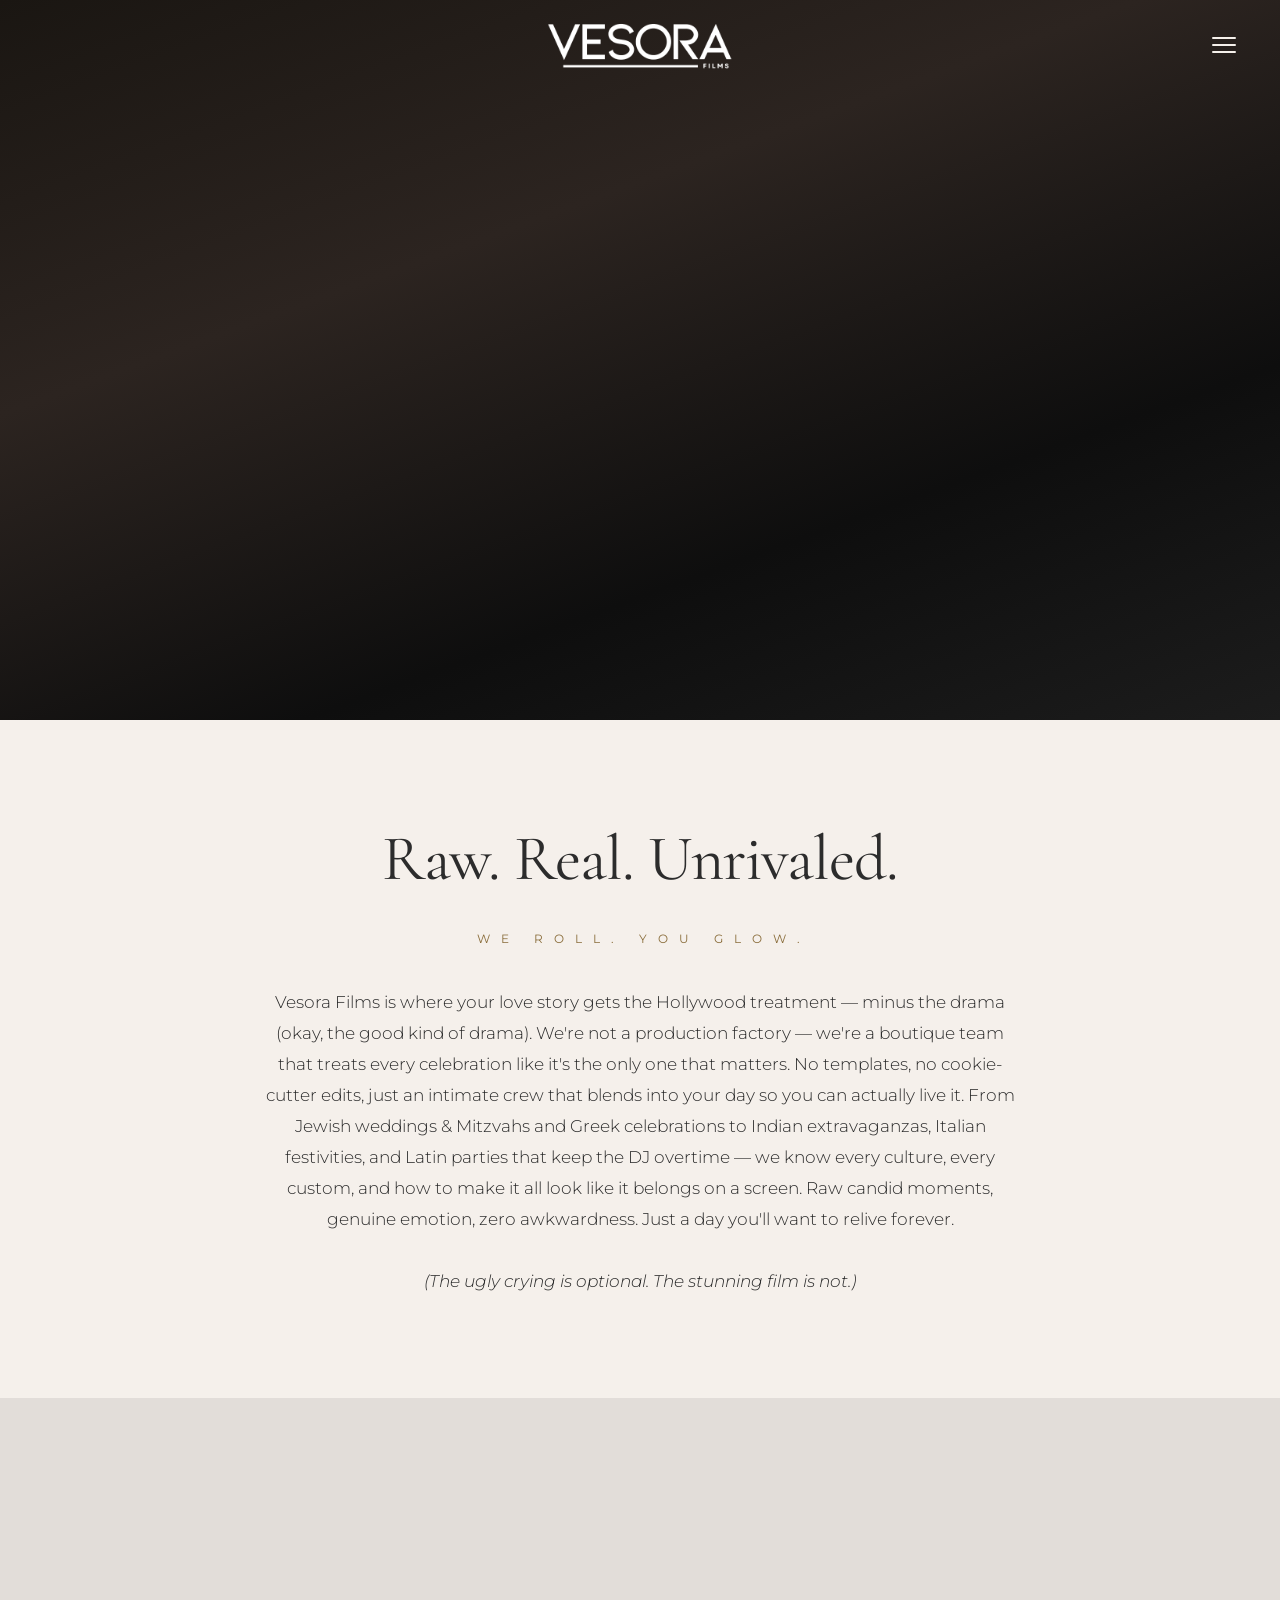
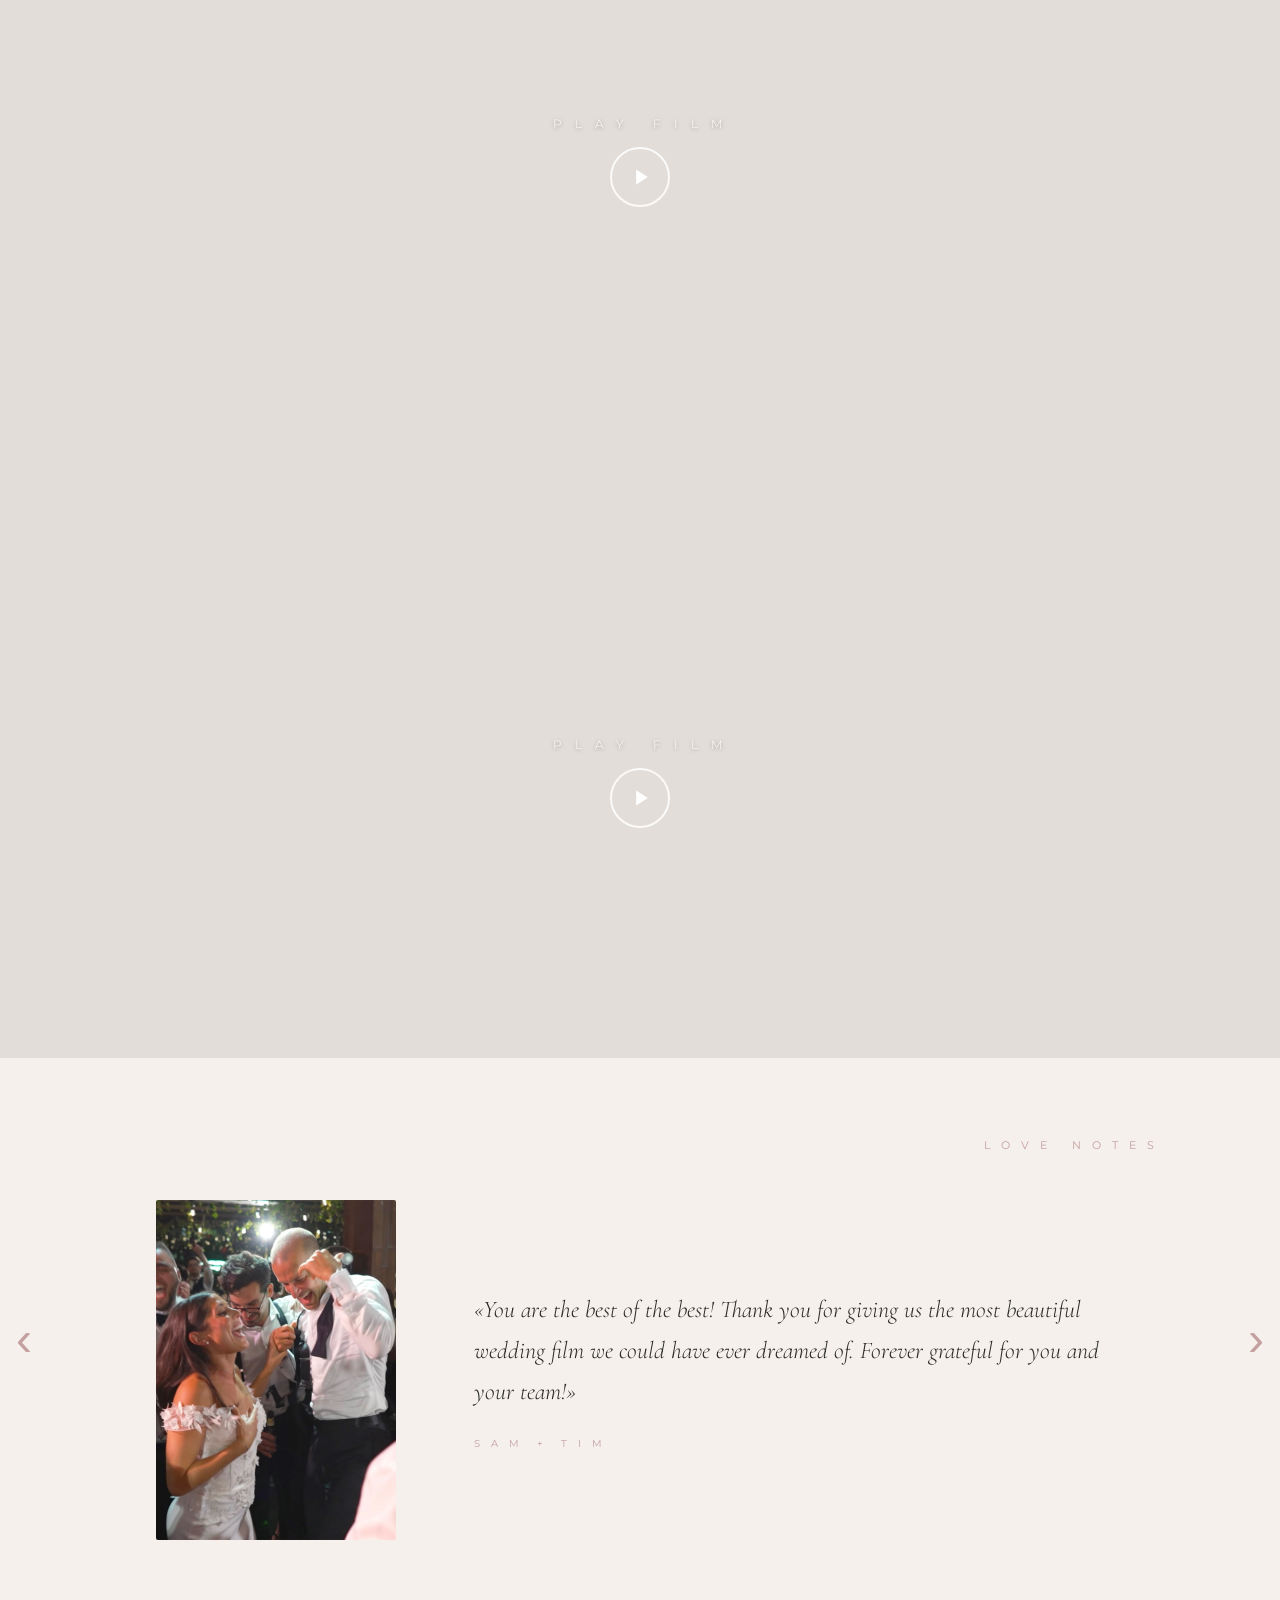
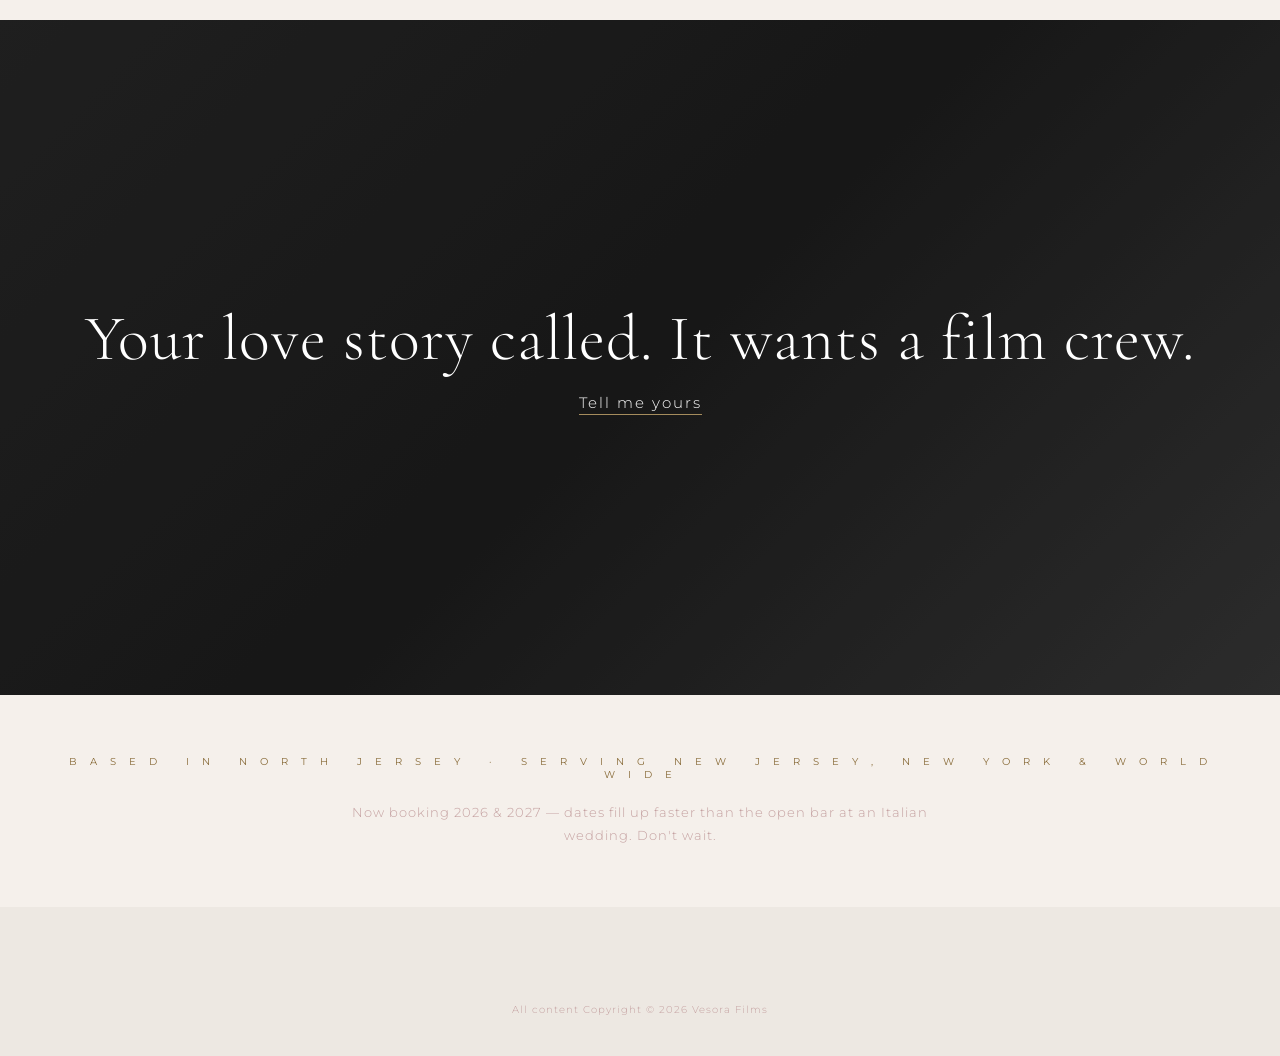
<file: index.html>
<!DOCTYPE html>
<html lang="en">
<head>
    <meta charset="UTF-8">
    <meta name="viewport" content="width=device-width, initial-scale=1.0">
    <title>VESORA FILMS</title>
    <meta name="description" content="Vesora Films — Cinematic wedding & event films. Raw. Real. Unrivaled.">
    <meta name="keywords" content="wedding videographer, wedding cinematography, cinematic wedding film, Vesora Films, wedding videographer NJ, wedding videographer NYC, wedding filmmaker Long Island, tri-state wedding cinematographer, Clifton, Paterson, Passaic, Wayne, Montclair, Morristown, Princeton, Hoboken, Jersey City, Newark, Fort Lee, Paramus, Hackensack, Ridgewood, Englewood, Teaneck, Short Hills, Summit, Westfield, Red Bank, Asbury Park, Atlantic City, Cape May, Manhattan, Brooklyn, Queens, Bronx, Staten Island, Long Island, Hamptons, Westchester, White Plains, Tarrytown, Garden City, Great Neck, Oyster Bay, Greenwich, Stamford, New Haven">
    <meta name="author" content="Vesora Films">
    <meta property="og:title" content="Vesora Films — Cinematic Wedding Films">
    <meta property="og:description" content="Raw. Real. Unrivaled. Cinematic wedding & event films serving New Jersey, New York, and worldwide.">
    <meta property="og:type" content="website">
    <meta name="geo.region" content="US-NJ">
    <meta name="geo.placename" content="Clifton, New Jersey">
    <link rel="stylesheet" href="style.css?v=10">
    <link rel="preconnect" href="https://fonts.googleapis.com">
    <link rel="preconnect" href="https://fonts.gstatic.com" crossorigin>
    <link href="https://fonts.googleapis.com/css2?family=Cormorant+Garamond:ital,wght@0,300;0,400;1,300;1,400&family=Montserrat:wght@200;300;400&display=swap" rel="stylesheet">

    <script type="application/ld+json">
    {
      "@context": "https://schema.org",
      "@type": "LocalBusiness",
      "name": "Vesora Films",
      "description": "Cinematic wedding and event videography. Raw. Real. Unrivaled.",
      "url": "https://vesorafilms.com",
      "image": "logo-dark.png",
      "address": {
        "@type": "PostalAddress",
        "addressLocality": "Clifton",
        "addressRegion": "NJ",
        "addressCountry": "US"
      },
      "areaServed": [
        {"@type": "State", "name": "New Jersey"},
        {"@type": "State", "name": "New York"},
        {"@type": "State", "name": "Connecticut"},
        {"@type": "City", "name": "Clifton, NJ"},
        {"@type": "City", "name": "Paterson, NJ"},
        {"@type": "City", "name": "Passaic, NJ"},
        {"@type": "City", "name": "Wayne, NJ"},
        {"@type": "City", "name": "Montclair, NJ"},
        {"@type": "City", "name": "Morristown, NJ"},
        {"@type": "City", "name": "Hoboken, NJ"},
        {"@type": "City", "name": "Jersey City, NJ"},
        {"@type": "City", "name": "Newark, NJ"},
        {"@type": "City", "name": "Fort Lee, NJ"},
        {"@type": "City", "name": "Paramus, NJ"},
        {"@type": "City", "name": "Hackensack, NJ"},
        {"@type": "City", "name": "Ridgewood, NJ"},
        {"@type": "City", "name": "Englewood, NJ"},
        {"@type": "City", "name": "Princeton, NJ"},
        {"@type": "City", "name": "Short Hills, NJ"},
        {"@type": "City", "name": "Red Bank, NJ"},
        {"@type": "City", "name": "Asbury Park, NJ"},
        {"@type": "City", "name": "Manhattan, NY"},
        {"@type": "City", "name": "Brooklyn, NY"},
        {"@type": "City", "name": "Queens, NY"},
        {"@type": "City", "name": "Bronx, NY"},
        {"@type": "City", "name": "Staten Island, NY"},
        {"@type": "City", "name": "Long Island, NY"},
        {"@type": "City", "name": "Hamptons, NY"},
        {"@type": "City", "name": "Westchester, NY"},
        {"@type": "City", "name": "White Plains, NY"},
        {"@type": "City", "name": "Garden City, NY"},
        {"@type": "City", "name": "Great Neck, NY"},
        {"@type": "City", "name": "Greenwich, CT"},
        {"@type": "City", "name": "Stamford, CT"}
      ],
      "priceRange": "$$$",
      "knowsAbout": ["Wedding Videography", "Cinematic Films", "Event Cinematography"]
    }
    </script>
</head>
<body>

  <!-- ===== NAVIGATION ===== -->
  <nav id="navbar">
    <a href="index.html" class="nav-logo" aria-label="Vesora Films">
      <img class="logo-img logo-white" src="logo-white.png" alt="Vesora Films">
      <img class="logo-img logo-dark"  src="logo-dark.png"  alt="Vesora Films">
    </a>

    <button class="hamburger" id="hamburger" aria-label="Menu" aria-expanded="false">
      <span></span><span></span><span></span>
    </button>
  </nav>

  <!-- Mobile Full-Screen Menu -->
  <div class="mobile-menu" id="mobileMenu" aria-hidden="true">
    <ul>
      <li><a href="index.html" class="mob-link">H O M E</a></li>
      <li><a href="about.html" class="mob-link">A B O U T</a></li>
      <li><a href="contact.html" class="mob-link">C O N T A C T</a></li>
      <li><a href="packages.html" class="mob-link">P A C K A G E S</a></li>
      <li><a href="faq.html" class="mob-link">F A Q</a></li>
    </ul>
  </div>

  <!-- ===== HERO — Full-screen image/video ===== -->
  <section class="hero" id="home">
    <div class="hero-media">
      <iframe
        class="vimeo-bg"
        src="https://player.vimeo.com/video/1179676676?background=1&autoplay=1&loop=1&byline=0&title=0&muted=1"
        frameborder="0"
        allow="autoplay; fullscreen"
        allowfullscreen
        title="Vesora Films header reel"
      ></iframe>
    </div>
  </section>

  <!-- ===== ABOUT / INTRO ===== -->
  <section class="intro" id="about">
    <div class="intro-inner">
      <h2 class="intro-tagline">Raw. Real. Unrivaled.</h2>
      <h3 class="intro-sub">W E &nbsp; R O L L . &nbsp; Y O U &nbsp; G L O W .</h3>
      <p class="intro-body">
        Vesora Films is where your love story gets the Hollywood treatment — minus the drama
        (okay, the good kind of drama). We're not a production factory — we're a boutique team
        that treats every celebration like it's the only one that matters. No templates, no
        cookie-cutter edits, just an intimate crew that blends into your day so you can actually
        live it. From Jewish weddings &amp; Mitzvahs and Greek celebrations to Indian extravaganzas,
        Italian festivities, and Latin parties that keep the DJ overtime — we know every culture,
        every custom, and how to make it all look like it belongs on a screen. Raw candid moments,
        genuine emotion, zero awkwardness. Just a day you'll want to relive forever.
        <br><br><em>(The ugly crying is optional. The stunning film is not.)</em>
      </p>
    </div>
  </section>

  <!-- ===== FILM SHOWCASE — 3 full-width panels ===== -->
  <section class="films" id="films">

    <!-- Film 1 — Tim & Sam, New York -->
    <div class="film-panel" id="film1">
      <div class="film-bg" data-vimeo-id="1179718034"></div>
      <div class="film-overlay"></div>
      <div class="film-play" role="button" tabindex="0" aria-label="Play Tim and Sam film">
        <div class="film-meta">
          <span class="film-couple">T I M &amp; S A M</span>
          <span class="film-location">N E W &nbsp; Y O R K</span>
        </div>
        <span class="play-label">P L A Y &nbsp; F I L M</span>
        <div class="play-circle">
          <svg viewBox="0 0 24 24" fill="currentColor"><polygon points="5,3 19,12 5,21"/></svg>
        </div>
      </div>
    </div>

    <!-- Film 2 — Alexandra & Alek -->
    <div class="film-panel" id="film2">
      <div class="film-bg" data-vimeo-id="1179725613"></div>
      <div class="film-overlay"></div>
      <div class="film-play" role="button" tabindex="0" aria-label="Play Alexandra and Alek film">
        <div class="film-meta">
          <span class="film-couple">A L E X A N D R A &amp; A L E K</span>
        </div>
        <span class="play-label">P L A Y &nbsp; F I L M</span>
        <div class="play-circle">
          <svg viewBox="0 0 24 24" fill="currentColor"><polygon points="5,3 19,12 5,21"/></svg>
        </div>
      </div>
    </div>



  </section>

  <!-- ===== LOVE NOTES / TESTIMONIALS ===== -->
  <section class="love-notes" id="love-notes">
    <h2 class="love-title">L O V E &nbsp; N O T E S</h2>

    <div class="testimonial-track" id="testimonialTrack">

      <!-- Slide 1 -->
      <div class="testimonial-slide">
        <div class="t-photo">
          <img src="testimonial-sam-tim.jpg" alt="Sam &amp; Tim couple">
        </div>
        <div class="t-text">
          <blockquote>
            «You are the best of the best! Thank you for giving us the most beautiful wedding film
            we could have ever dreamed of. Forever grateful for you and your team!»
          </blockquote>
          <p class="t-couple">S A M &nbsp;+&nbsp; T I M</p>
        </div>
      </div>

      <!-- Slide 2 -->
      <div class="testimonial-slide">
        <div class="t-photo">
          <img src="testimonial-alexandra-alek.jpg" alt="Alexandra &amp; Alek couple">
        </div>
        <div class="t-text">
          <blockquote>
            «They captured every emotion, every glance, every tear — in the most cinematic way.
            We re-watch our film almost every anniversary.»
          </blockquote>
          <p class="t-couple">A L E X A N D R A &nbsp;+&nbsp; A L E K</p>
        </div>
      </div>

      <!-- Slide 3 -->
      <div class="testimonial-slide">
        <div class="t-photo">
          <img src="data:image/svg+xml,%3Csvg xmlns='http://www.w3.org/2000/svg' width='1' height='1'%3E%3C/svg%3E" alt="Sarah + James couple">
        </div>
        <div class="t-text">
          <blockquote>
            «We never felt awkward in front of the camera — because they were never in our face.
            The result was breathtaking, raw and real.»
          </blockquote>
          <p class="t-couple">S A R A H &nbsp;+&nbsp; J A M E S</p>
        </div>
      </div>

    </div>

    <!-- Arrows -->
    <button class="t-arrow t-prev" id="tPrev" aria-label="Previous">&#8249;</button>
    <button class="t-arrow t-next" id="tNext" aria-label="Next">&#8250;</button>
  </section>

  <!-- ===== CTA / INSTAGRAM ===== -->
  <section class="cta-section" id="contact">
    <div class="cta-bg" style="background-image:linear-gradient(135deg, #1a1a1a 0%, #0e0e0e 50%, #2c2c2c 100%)"></div>
    <div class="cta-overlay"></div>
    <div class="cta-content">
      <h2 class="cta-heading">Your love story called. It wants a film crew.</h2>
      <a href="contact.html" class="cta-link cta-btn">Tell me yours</a>
    </div>
  </section>

  <!-- ===== BOOKING BLOCK ===== -->
  <section class="instagram-block">
    <p class="ig-label">B A S E D &nbsp; I N &nbsp; N O R T H &nbsp; J E R S E Y &nbsp;&nbsp;&middot;&nbsp;&nbsp; S E R V I N G &nbsp; N E W &nbsp; J E R S E Y , &nbsp; N E W &nbsp; Y O R K &nbsp; &amp; &nbsp; W O R L D W I D E</p>
    <p class="ig-note">Now booking 2026 &amp; 2027 — dates fill up faster than the open bar at an Italian wedding. Don't wait.</p>
  </section>

  <!-- ===== FOOTER ===== -->
  <footer class="footer">
    <a href="index.html" class="footer-logo" aria-label="Vesora Films">
      <img class="logo-img logo-dark" src="logo-dark.png" alt="Vesora Films" style="width:180px;margin:0 auto;">
    </a>
    <p class="footer-copy">All content Copyright &copy; 2026 Vesora Films</p>
  </footer>

  <!-- VIDEO LIGHTBOX -->
  <div class="lightbox" id="lightbox" aria-hidden="true">
    <div class="lightbox-inner">
      <button class="lightbox-close" id="lightboxClose" aria-label="Close">&times;</button>
      <div class="lightbox-video-wrap" id="lightboxVideoWrap">
        <!-- iframe injected by JS -->
      </div>
    </div>
  </div>

  <script src="script.js?v=10"></script>
</body>
</html>
</file>
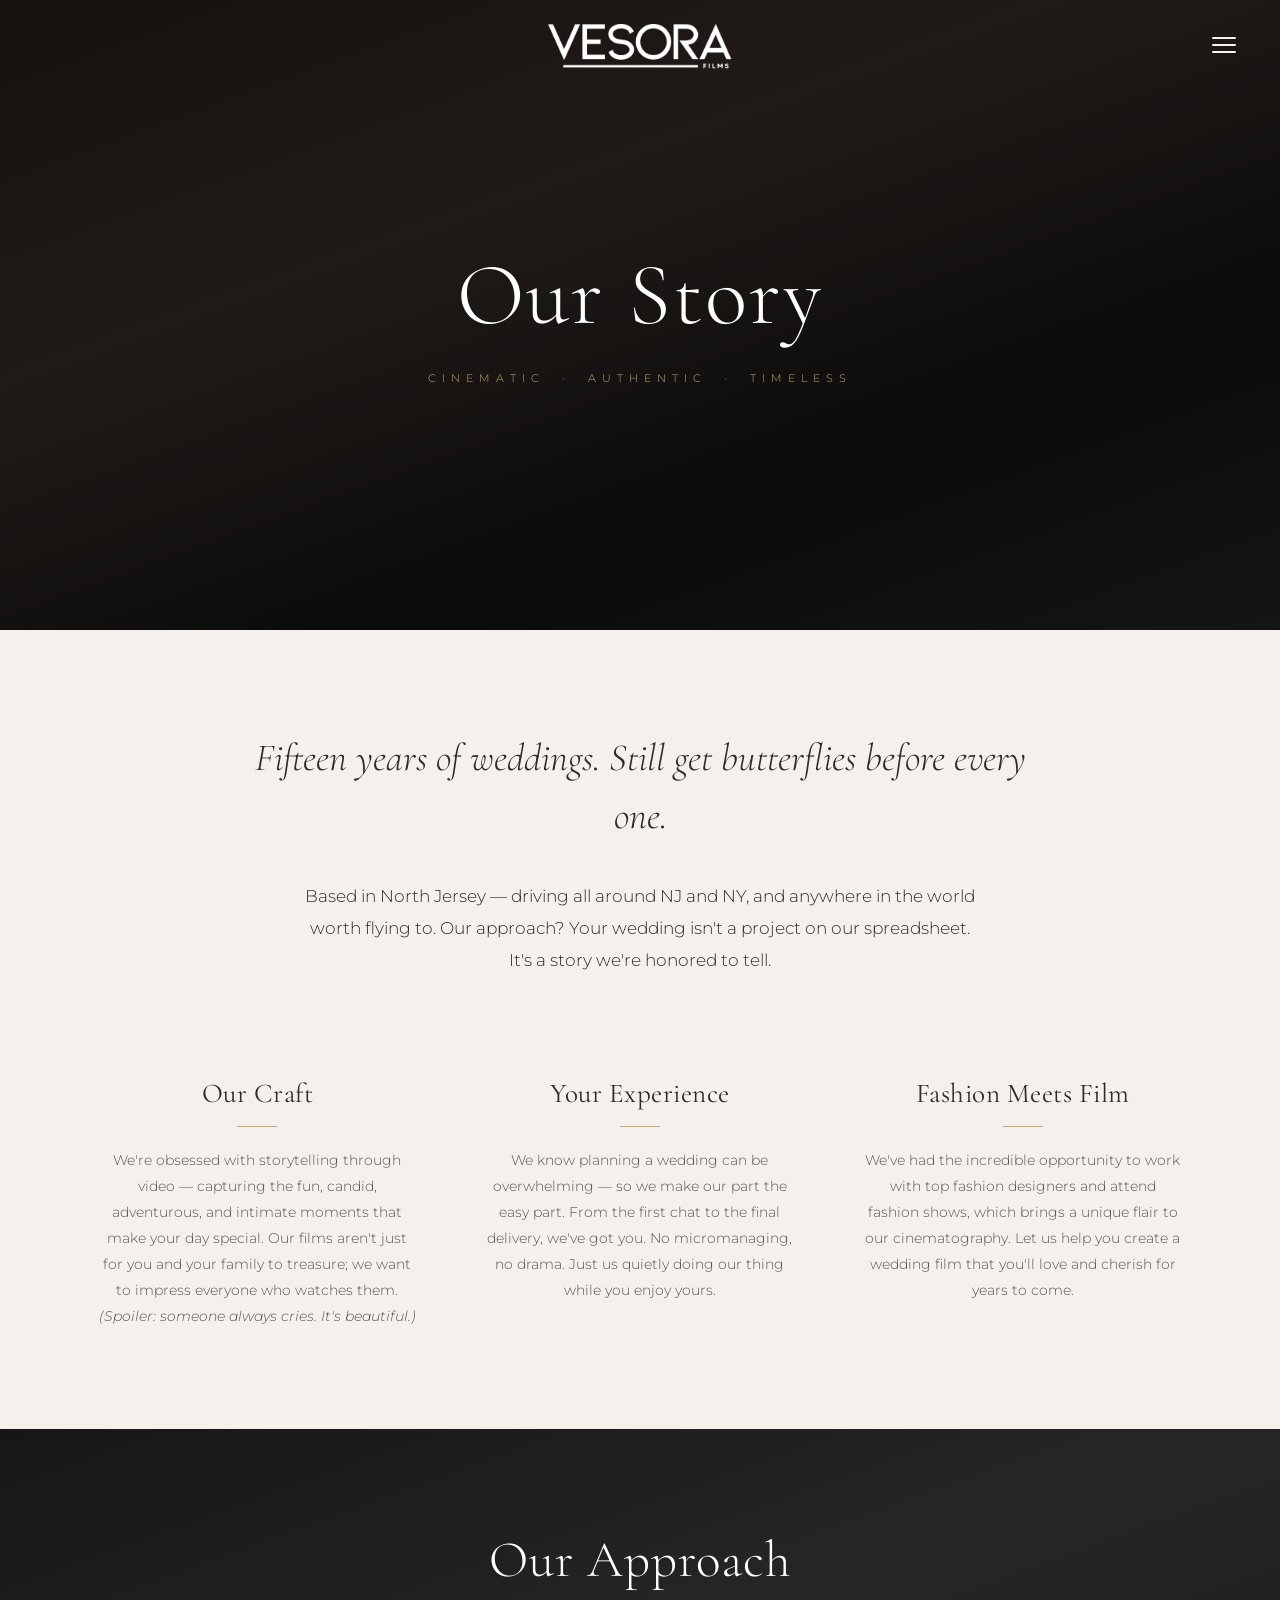
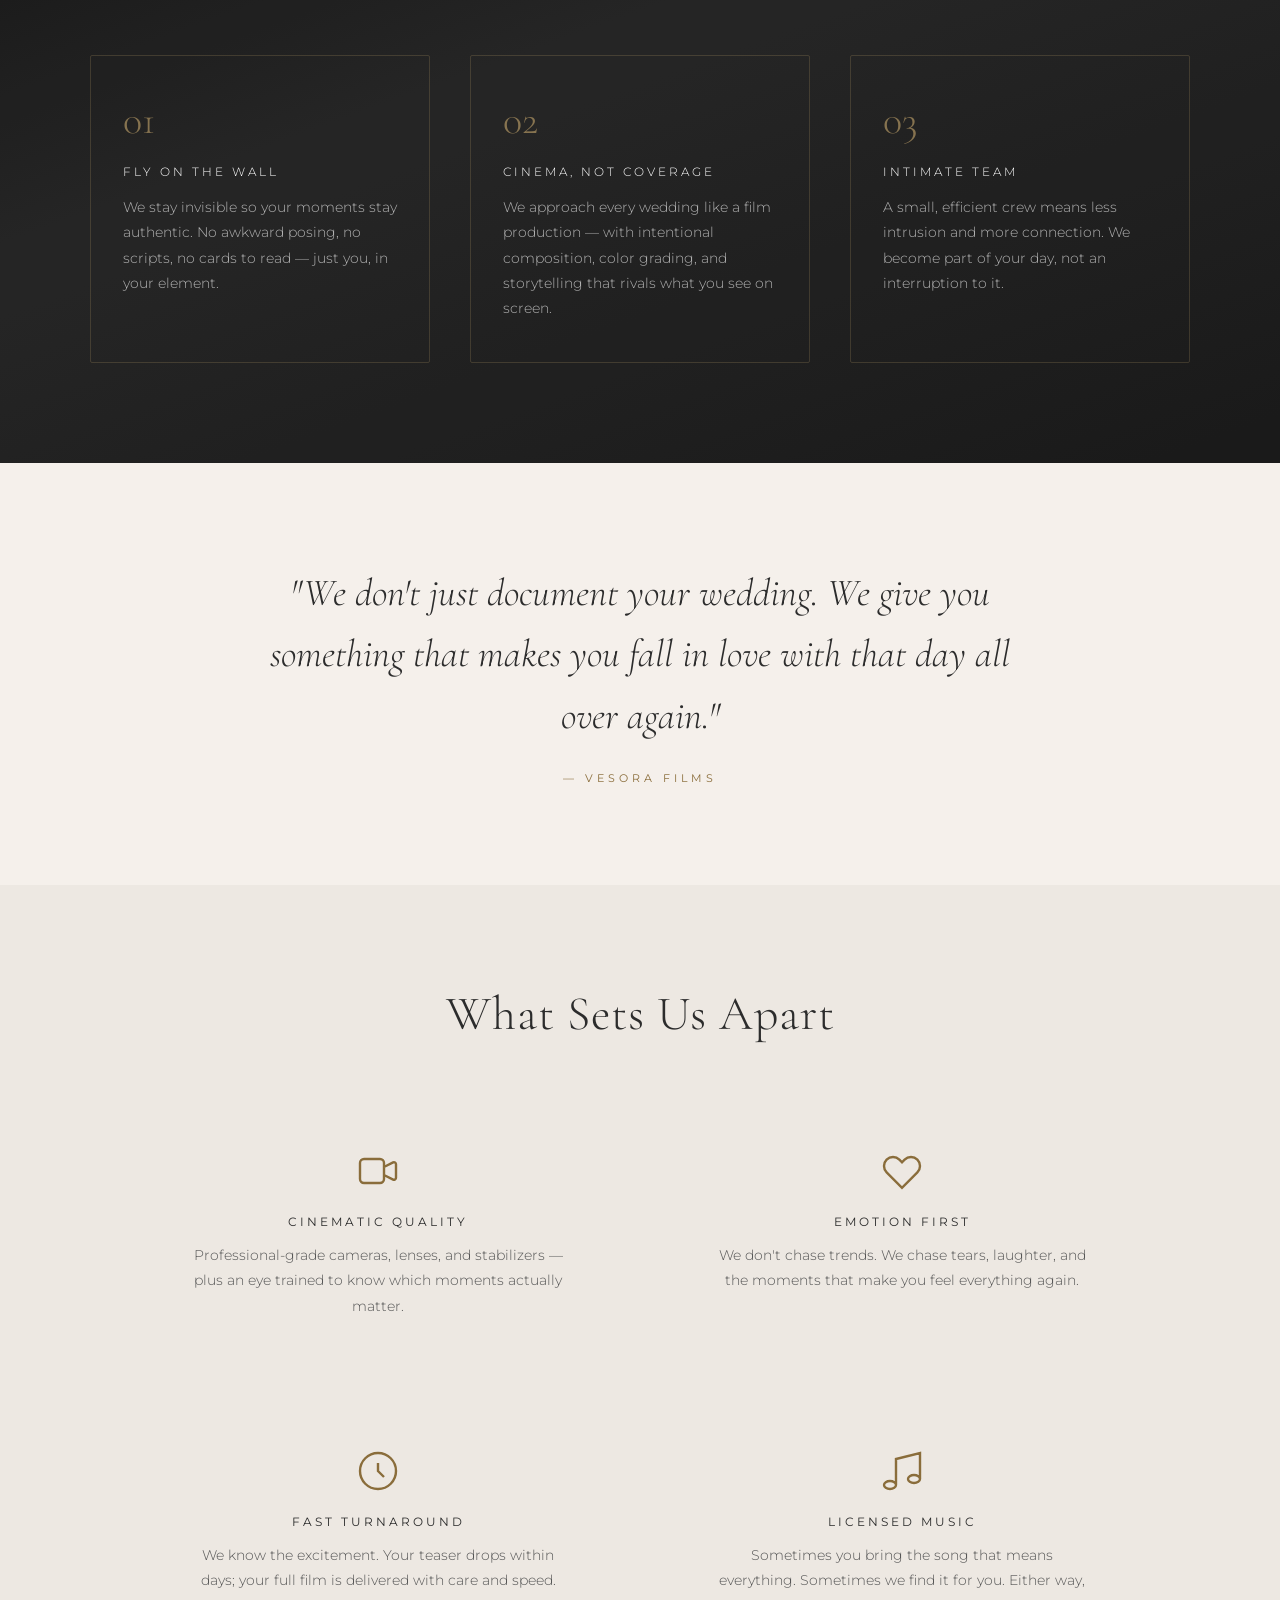
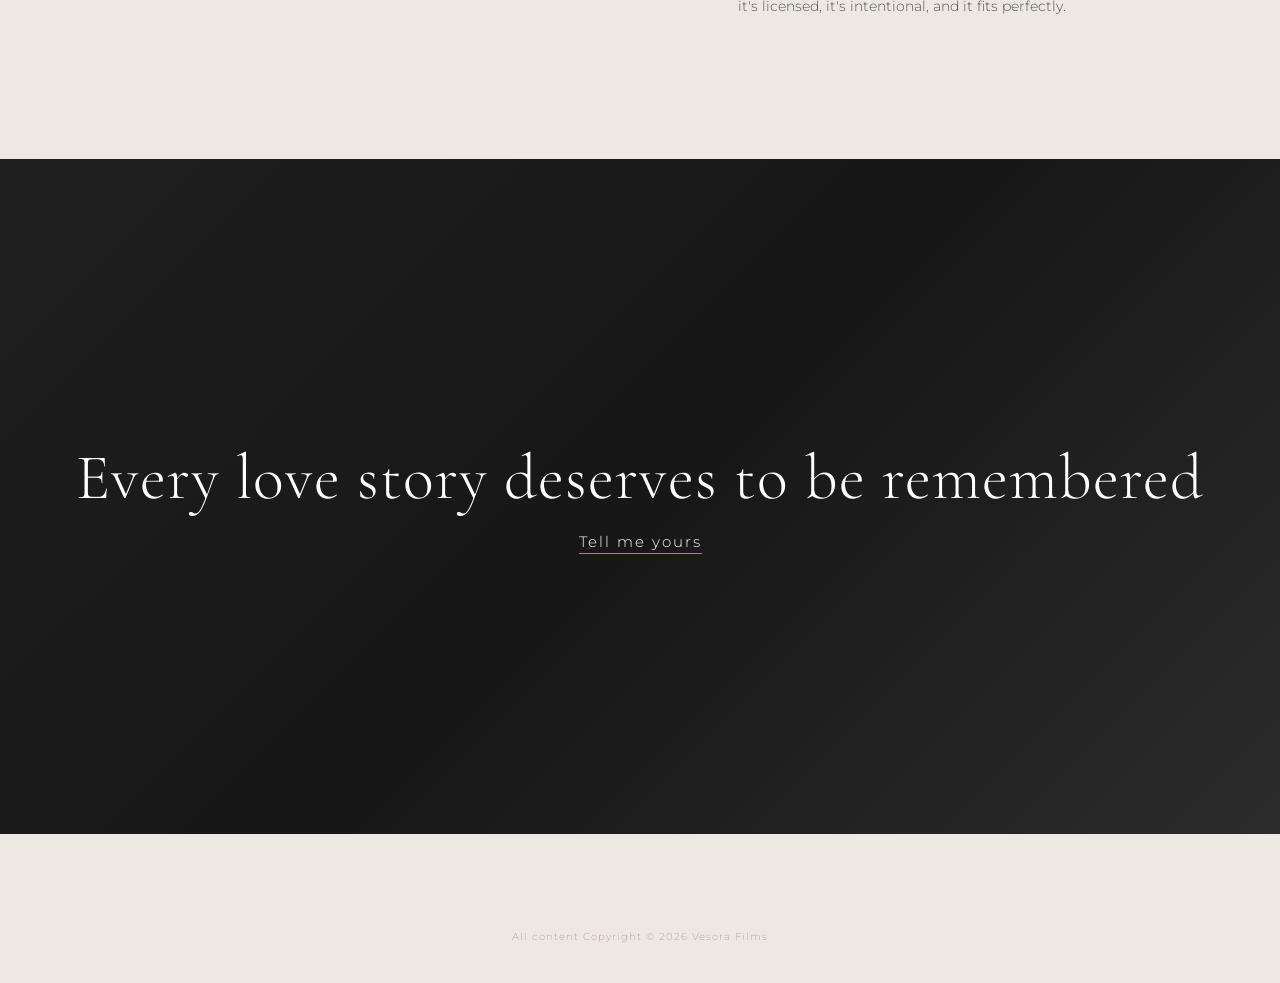
<file: about.html>
<!DOCTYPE html>
<html lang="en">
<head>
    <meta charset="UTF-8">
    <meta name="viewport" content="width=device-width, initial-scale=1.0">
    <title>About — VESORA FILMS</title>
    <meta name="description" content="About Vesora Films — 15+ years of cinematic wedding videography serving New Jersey, New York, and worldwide. Raw. Real. Unrivaled.">
    <meta name="keywords" content="about Vesora Films, wedding videographer Clifton NJ, cinematic wedding filmmaker NYC, Long Island wedding cinematography, tri-state wedding video, Clifton, Paterson, Passaic, Wayne, Montclair, Morristown, Princeton, Hoboken, Jersey City, Newark, Fort Lee, Paramus, Hackensack, Ridgewood, Englewood, Teaneck, Short Hills, Summit, Westfield, Red Bank, Asbury Park, Atlantic City, Cape May, Manhattan, Brooklyn, Queens, Bronx, Staten Island, Long Island, Hamptons, Westchester, White Plains, Tarrytown, Garden City, Great Neck, Oyster Bay, Greenwich, Stamford, New Haven">
    <meta name="author" content="Vesora Films">
    <meta property="og:title" content="About — Vesora Films">
    <meta property="og:description" content="15+ years of cinematic wedding filmmaking serving New Jersey, New York, and worldwide.">
    <meta property="og:type" content="website">
    <meta name="geo.region" content="US-NJ">
    <meta name="geo.placename" content="Clifton, New Jersey">
    <link rel="stylesheet" href="style.css">
    <link rel="stylesheet" href="about.css">
    <link rel="preconnect" href="https://fonts.googleapis.com">
    <link rel="preconnect" href="https://fonts.gstatic.com" crossorigin>
    <link href="https://fonts.googleapis.com/css2?family=Cormorant+Garamond:ital,wght@0,300;0,400;1,300;1,400&family=Montserrat:wght@200;300;400&display=swap" rel="stylesheet">

    <script type="application/ld+json">
    {
      "@context": "https://schema.org",
      "@type": "LocalBusiness",
      "name": "Vesora Films",
      "description": "Cinematic wedding and event videography. Raw. Real. Unrivaled.",
      "url": "https://vesorafilms.com",
      "image": "logo-dark.png",
      "address": {
        "@type": "PostalAddress",
        "addressLocality": "Clifton",
        "addressRegion": "NJ",
        "addressCountry": "US"
      },
      "areaServed": [
        {"@type": "State", "name": "New Jersey"},
        {"@type": "State", "name": "New York"},
        {"@type": "State", "name": "Connecticut"},
        {"@type": "City", "name": "Clifton, NJ"},
        {"@type": "City", "name": "Paterson, NJ"},
        {"@type": "City", "name": "Passaic, NJ"},
        {"@type": "City", "name": "Wayne, NJ"},
        {"@type": "City", "name": "Montclair, NJ"},
        {"@type": "City", "name": "Morristown, NJ"},
        {"@type": "City", "name": "Hoboken, NJ"},
        {"@type": "City", "name": "Jersey City, NJ"},
        {"@type": "City", "name": "Newark, NJ"},
        {"@type": "City", "name": "Fort Lee, NJ"},
        {"@type": "City", "name": "Paramus, NJ"},
        {"@type": "City", "name": "Hackensack, NJ"},
        {"@type": "City", "name": "Ridgewood, NJ"},
        {"@type": "City", "name": "Englewood, NJ"},
        {"@type": "City", "name": "Princeton, NJ"},
        {"@type": "City", "name": "Short Hills, NJ"},
        {"@type": "City", "name": "Red Bank, NJ"},
        {"@type": "City", "name": "Asbury Park, NJ"},
        {"@type": "City", "name": "Manhattan, NY"},
        {"@type": "City", "name": "Brooklyn, NY"},
        {"@type": "City", "name": "Queens, NY"},
        {"@type": "City", "name": "Bronx, NY"},
        {"@type": "City", "name": "Staten Island, NY"},
        {"@type": "City", "name": "Long Island, NY"},
        {"@type": "City", "name": "Hamptons, NY"},
        {"@type": "City", "name": "Westchester, NY"},
        {"@type": "City", "name": "White Plains, NY"},
        {"@type": "City", "name": "Garden City, NY"},
        {"@type": "City", "name": "Great Neck, NY"},
        {"@type": "City", "name": "Greenwich, CT"},
        {"@type": "City", "name": "Stamford, CT"}
      ],
      "priceRange": "$$$",
      "knowsAbout": ["Wedding Videography", "Cinematic Films", "Event Cinematography"]
    }
    </script>
</head>
<body>

  <!-- ===== NAVIGATION ===== -->
  <nav id="navbar">
    <a href="index.html" class="nav-logo" aria-label="Vesora Films">
      <img class="logo-img logo-white" src="logo-white.png" alt="Vesora Films">
      <img class="logo-img logo-dark"  src="logo-dark.png"  alt="Vesora Films">
    </a>
    <button class="hamburger" id="hamburger" aria-label="Menu" aria-expanded="false">
      <span></span><span></span><span></span>
    </button>
  </nav>

  <!-- Mobile Full-Screen Menu -->
  <div class="mobile-menu" id="mobileMenu" aria-hidden="true">
    <ul>
      <li><a href="index.html" class="mob-link">H O M E</a></li>
      <li><a href="about.html" class="mob-link">A B O U T</a></li>
      <li><a href="portfolio.html" class="mob-link">P O R T F O L I O</a></li>
      <li><a href="contact.html" class="mob-link">C O N T A C T</a></li>
      <li><a href="packages.html" class="mob-link">P A C K A G E S</a></li>
      <li><a href="faq.html" class="mob-link">F A Q</a></li>
    </ul>
  </div>

  <!-- ===== ABOUT HERO ===== -->
  <section class="about-hero">
    <div class="about-hero-overlay"></div>
    <div class="about-hero-content">
      <h1 class="about-hero-title">Our Story</h1>
      <p class="about-hero-subtitle">CINEMATIC · AUTHENTIC · TIMELESS</p>
    </div>
  </section>

  <!-- ===== ABOUT INTRO ===== -->
  <section class="about-intro">
    <div class="about-intro-inner">
      <p class="about-intro-lead">
        Fifteen years of weddings. Still get butterflies before every one.
      </p>
      <p class="about-intro-body">
        Based in North Jersey — driving all around NJ and NY, and anywhere in the world worth flying to.
        Our approach? Your wedding isn't a project on our spreadsheet. It's a story we're honored to tell.
      </p>
    </div>
  </section>

  <!-- ===== STORY COLUMNS ===== -->
  <section class="about-story">
    <div class="about-story-inner">
      <div class="story-col">
        <h3 class="story-col-title">Our Craft</h3>
        <p>We're obsessed with storytelling through video — capturing the fun, candid, adventurous, and intimate moments that make your day special. Our films aren't just for you and your family to treasure; we want to impress everyone who watches them. <em>(Spoiler: someone always cries. It's beautiful.)</em></p>
      </div>
      <div class="story-col">
        <h3 class="story-col-title">Your Experience</h3>
        <p>We know planning a wedding can be overwhelming — so we make our part the easy part. From the first chat to the final delivery, we've got you. No micromanaging, no drama. Just us quietly doing our thing while you enjoy yours.</p>
      </div>
      <div class="story-col">
        <h3 class="story-col-title">Fashion Meets Film</h3>
        <p>We've had the incredible opportunity to work with top fashion designers and attend fashion
        shows, which brings a unique flair to our cinematography. Let us help you create a wedding
        film that you'll love and cherish for years to come.</p>
      </div>
    </div>
  </section>

  <!-- ===== PHILOSOPHY ===== -->
  <section class="about-philosophy">
    <div class="about-philosophy-bg"></div>
    <div class="about-philosophy-overlay"></div>
    <div class="about-philosophy-content">
      <h2 class="philosophy-title">Our Approach</h2>
      <div class="philosophy-grid">
        <div class="philosophy-card">
          <span class="philosophy-num">01</span>
          <h3>Fly on the Wall</h3>
          <p>We stay invisible so your moments stay authentic. No awkward posing, no scripts, no cards to read — just you, in your element.</p>
        </div>
        <div class="philosophy-card">
          <span class="philosophy-num">02</span>
          <h3>Cinema, Not Coverage</h3>
          <p>We approach every wedding like a film production — with intentional composition, color grading, and storytelling that rivals what you see on screen.</p>
        </div>
        <div class="philosophy-card">
          <span class="philosophy-num">03</span>
          <h3>Intimate Team</h3>
          <p>A small, efficient crew means less intrusion and more connection. We become part of your day, not an interruption to it.</p>
        </div>
      </div>
    </div>
  </section>

  <!-- ===== SPLIT SECTION — QUOTE ===== -->
  <section class="about-quote-section">
    <div class="about-quote-inner">
      <blockquote class="about-blockquote">
        "We don't just document your wedding. We give you something that makes you fall in love with that day all over again."
      </blockquote>
      <p class="about-quote-attribution">— Vesora Films</p>
    </div>
  </section>

  <!-- ===== WHAT SETS US APART ===== -->
  <section class="about-difference">
    <div class="about-difference-inner">
      <h2 class="about-diff-title">What Sets Us Apart</h2>
      <div class="about-diff-grid">
        <div class="about-diff-item">
          <div class="diff-icon">
            <svg viewBox="0 0 24 24" fill="none" stroke="currentColor" stroke-width="1.2"><path d="M15 10l4.553-2.276A1 1 0 0121 8.618v6.764a1 1 0 01-1.447.894L15 14M5 18h8a2 2 0 002-2V8a2 2 0 00-2-2H5a2 2 0 00-2 2v8a2 2 0 002 2z"/></svg>
          </div>
          <h3>Cinematic Quality</h3>
          <p>Professional-grade cameras, lenses, and stabilizers — plus an eye trained to know which moments actually matter.</p>
        </div>
        <div class="about-diff-item">
          <div class="diff-icon">
            <svg viewBox="0 0 24 24" fill="none" stroke="currentColor" stroke-width="1.2"><path d="M4.318 6.318a4.5 4.5 0 000 6.364L12 20.364l7.682-7.682a4.5 4.5 0 00-6.364-6.364L12 7.636l-1.318-1.318a4.5 4.5 0 00-6.364 0z"/></svg>
          </div>
          <h3>Emotion First</h3>
          <p>We don't chase trends. We chase tears, laughter, and the moments that make you feel everything again.</p>
        </div>
        <div class="about-diff-item">
          <div class="diff-icon">
            <svg viewBox="0 0 24 24" fill="none" stroke="currentColor" stroke-width="1.2"><path d="M12 8v4l3 3m6-3a9 9 0 11-18 0 9 9 0 0118 0z"/></svg>
          </div>
          <h3>Fast Turnaround</h3>
          <p>We know the excitement. Your teaser drops within days; your full film is delivered with care and speed.</p>
        </div>
        <div class="about-diff-item">
          <div class="diff-icon">
            <svg viewBox="0 0 24 24" fill="none" stroke="currentColor" stroke-width="1.2"><path d="M9 19V6l12-3v13M9 19c0 1.105-1.343 2-3 2s-3-.895-3-2 1.343-2 3-2 3 .895 3 2zm12-3c0 1.105-1.343 2-3 2s-3-.895-3-2 1.343-2 3-2 3 .895 3 2z"/></svg>
          </div>
          <h3>Licensed Music</h3>
          <p>Sometimes you bring the song that means everything. Sometimes we find it for you. Either way, it's licensed, it's intentional, and it fits perfectly.</p>
        </div>
      </div>
    </div>
  </section>

  <!-- ===== CTA ===== -->
  <section class="cta-section" id="contact">
    <div class="cta-bg" style="background-image:linear-gradient(135deg, #1a1a1a 0%, #0e0e0e 50%, #2c2c2c 100%)"></div>
    <div class="cta-overlay"></div>
    <div class="cta-content">
      <h2 class="cta-heading">Every love story deserves to be remembered</h2>
      <a href="contact.html" class="cta-link cta-btn">Tell me yours</a>
    </div>
  </section>

  <!-- ===== FOOTER ===== -->
  <footer class="footer">
    <a href="index.html" class="footer-logo" aria-label="Vesora Films">
      <img class="logo-img logo-dark" src="logo-dark.png" alt="Vesora Films" style="width:180px;margin:0 auto;">
    </a>
    <p class="footer-copy">All content Copyright &copy; 2026 Vesora Films</p>
  </footer>

  <script src="script.js"></script>
</body>
</html>
</file>
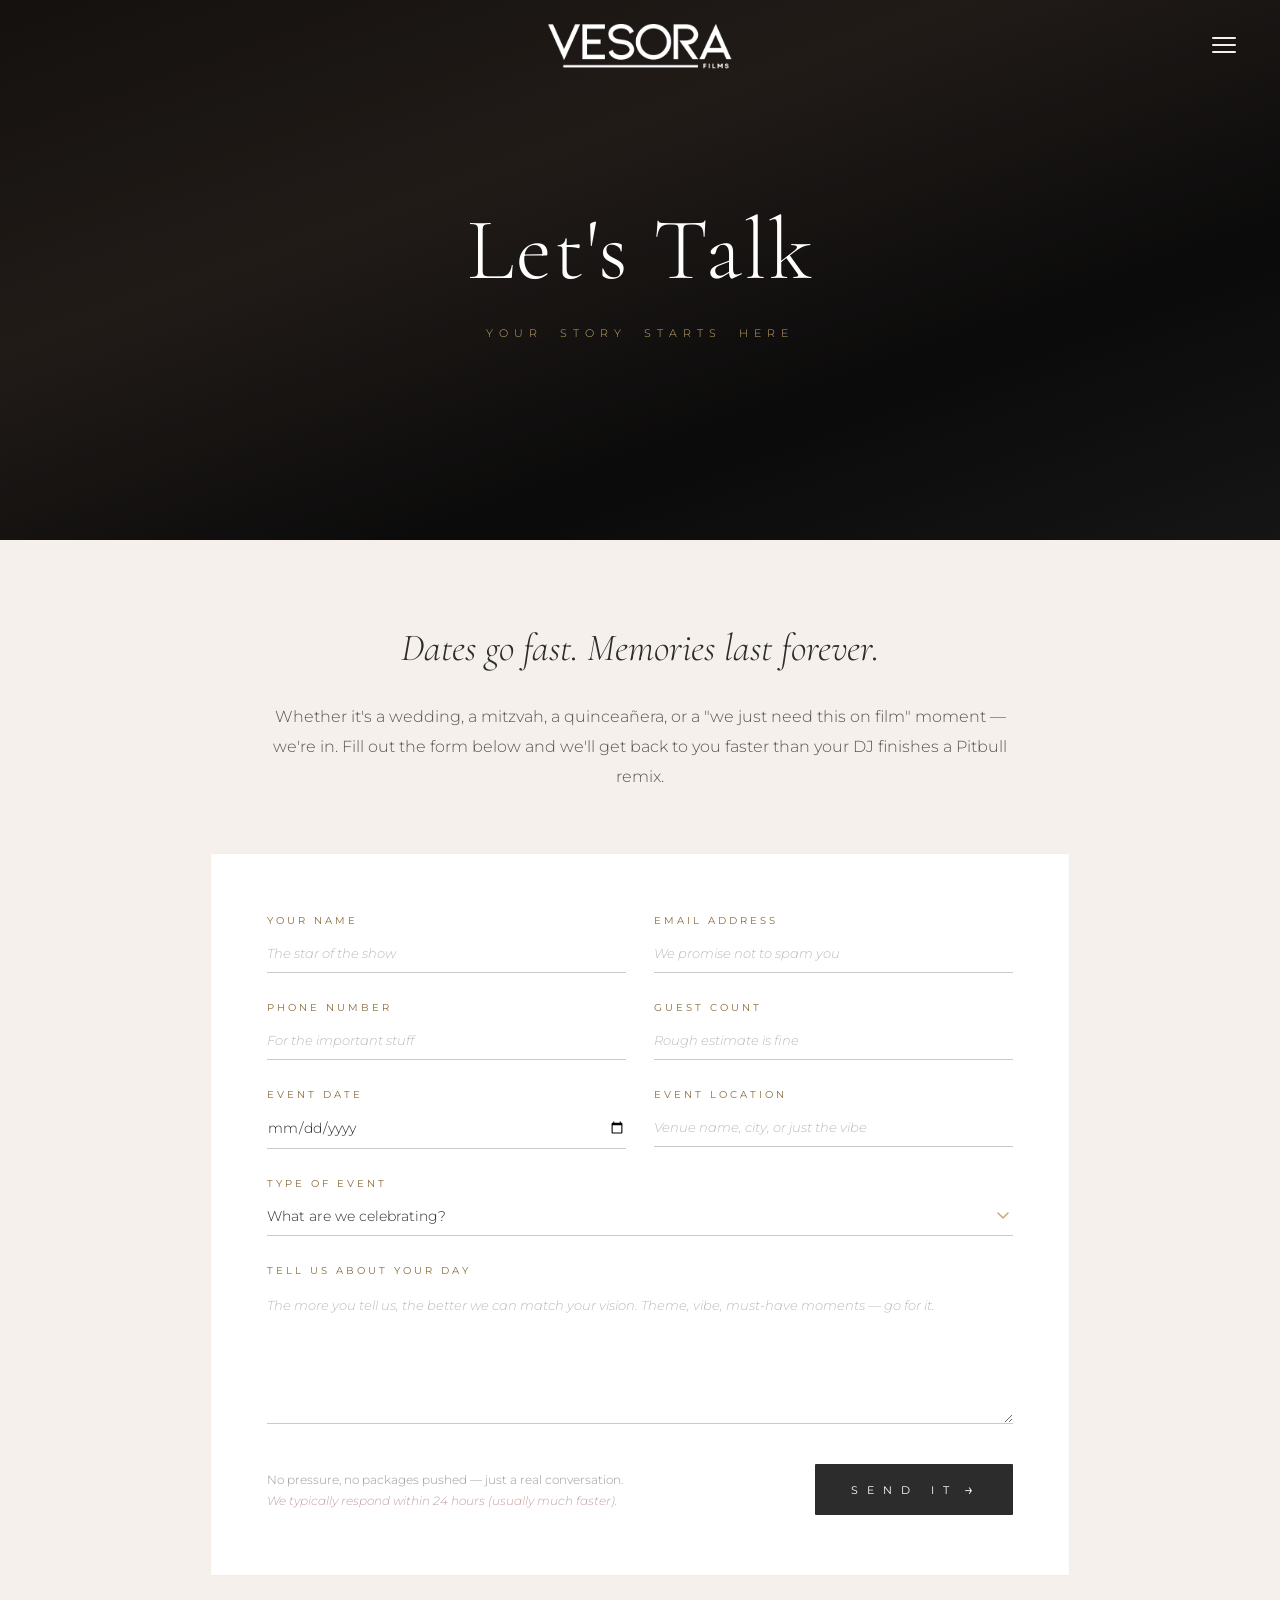
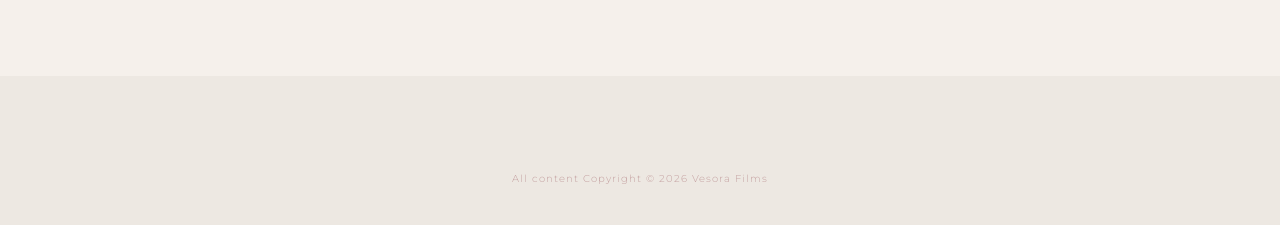
<file: contact.html>
<!DOCTYPE html>
<html lang="en">
<head>
    <meta charset="UTF-8">
    <meta name="viewport" content="width=device-width, initial-scale=1.0">
    <title>Contact — VESORA FILMS</title>
    <meta name="description" content="Book Vesora Films for your wedding or event. Cinematic films for NJ, NY, and worldwide. Raw. Real. Unrivaled.">
    <meta name="author" content="Vesora Films">
    <meta property="og:title" content="Contact — Vesora Films">
    <meta property="og:description" content="Let's make something unforgettable. Reach out and tell us about your event.">
    <meta property="og:type" content="website">
    <link rel="stylesheet" href="style.css">
    <link rel="stylesheet" href="contact.css">
    <link rel="preconnect" href="https://fonts.googleapis.com">
    <link rel="preconnect" href="https://fonts.gstatic.com" crossorigin>
    <link href="https://fonts.googleapis.com/css2?family=Cormorant+Garamond:ital,wght@0,300;0,400;1,300;1,400&family=Montserrat:wght@200;300;400&display=swap" rel="stylesheet">
</head>
<body>

  <!-- ===== NAVIGATION ===== -->
  <nav id="navbar">
    <a href="index.html" class="nav-logo" aria-label="Vesora Films">
      <img class="logo-img logo-white" src="logo-white.png" alt="Vesora Films">
      <img class="logo-img logo-dark"  src="logo-dark.png"  alt="Vesora Films">
    </a>
    <button class="hamburger" id="hamburger" aria-label="Menu" aria-expanded="false">
      <span></span><span></span><span></span>
    </button>
  </nav>

  <!-- Mobile Full-Screen Menu -->
  <div class="mobile-menu" id="mobileMenu" aria-hidden="true">
    <ul>
      <li><a href="index.html" class="mob-link">H O M E</a></li>
      <li><a href="about.html" class="mob-link">A B O U T</a></li>
      <li><a href="portfolio.html" class="mob-link">P O R T F O L I O</a></li>
      <li><a href="contact.html" class="mob-link">C O N T A C T</a></li>
      <li><a href="packages.html" class="mob-link">P A C K A G E S</a></li>
      <li><a href="faq.html" class="mob-link">F A Q</a></li>
    </ul>
  </div>

  <!-- ===== CONTACT HERO ===== -->
  <section class="contact-hero">
    <div class="contact-hero-overlay"></div>
    <div class="contact-hero-content">
      <h1 class="contact-hero-title">Let's Talk</h1>
      <p class="contact-hero-subtitle">YOUR STORY STARTS HERE</p>
    </div>
  </section>

  <!-- ===== CONTACT INTRO ===== -->
  <section class="contact-intro">
    <div class="contact-intro-inner">
      <p class="contact-intro-lead">
        Dates go fast. Memories last forever.
      </p>
      <p class="contact-intro-body">
        Whether it's a wedding, a mitzvah, a quinceañera, or a "we just need this on film" moment —
        we're in. Fill out the form below and we'll get back to you faster than your DJ finishes a Pitbull remix.
      </p>
    </div>
  </section>

  <!-- ===== CONTACT FORM ===== -->
  <section class="contact-form-section">
    <div class="contact-form-wrap">

      <!-- Replace YOUR_ACCESS_KEY with your key from web3forms.com (free) -->
      <form
        class="contact-form"
        action="https://api.web3forms.com/submit"
        method="POST"
        id="contactForm"
        novalidate
      >
        <input type="hidden" name="access_key" value="0dee9802-54ec-4a53-8802-208c8f759542">

        <!-- Row 1: Name + Email -->
        <div class="form-row">
          <div class="form-group">
            <label for="name" class="form-label">Your Name</label>
            <input
              type="text"
              id="name"
              name="name"
              class="form-input"
              placeholder="The star of the show"
              required
              autocomplete="name"
            >
          </div>
          <div class="form-group">
            <label for="email" class="form-label">Email Address</label>
            <input
              type="email"
              id="email"
              name="email"
              class="form-input"
              placeholder="We promise not to spam you"
              required
              autocomplete="email"
            >
          </div>
        </div>

        <!-- Row 2: Phone + Guest Count -->
        <div class="form-row">
          <div class="form-group">
            <label for="phone" class="form-label">Phone Number</label>
            <input
              type="tel"
              id="phone"
              name="phone"
              class="form-input"
              placeholder="For the important stuff"
              autocomplete="tel"
            >
          </div>
          <div class="form-group">
            <label for="guests" class="form-label">Guest Count</label>
            <input
              type="number"
              id="guests"
              name="guests"
              class="form-input"
              placeholder="Rough estimate is fine"
              min="1"
            >
          </div>
        </div>

        <!-- Row 3: Date + Location -->
        <div class="form-row">
          <div class="form-group">
            <label for="date" class="form-label">Event Date</label>
            <input
              type="date"
              id="date"
              name="date"
              class="form-input"
            >
          </div>
          <div class="form-group">
            <label for="location" class="form-label">Event Location</label>
            <input
              type="text"
              id="location"
              name="location"
              class="form-input"
              placeholder="Venue name, city, or just the vibe"
            >
          </div>
        </div>

        <!-- Row 4: Event Type -->
        <div class="form-row form-row-full">
          <div class="form-group">
            <label for="event-type" class="form-label">Type of Event</label>
            <select id="event-type" name="event_type" class="form-input form-select">
              <option value="" disabled selected>What are we celebrating?</option>
              <option value="wedding">Wedding</option>
              <option value="mitzvah">Bar / Bat Mitzvah</option>
              <option value="quinceañera">Quinceañera</option>
              <option value="sweet16">Sweet 16</option>
              <option value="corporate">Corporate Event</option>
              <option value="birthday">Birthday</option>
              <option value="engagement">Engagement</option>
              <option value="other">Something else entirely</option>
            </select>
          </div>
        </div>

        <!-- Row 5: Message -->
        <div class="form-row form-row-full">
          <div class="form-group">
            <label for="message" class="form-label">Tell Us About Your Day</label>
            <textarea
              id="message"
              name="message"
              class="form-input form-textarea"
              placeholder="The more you tell us, the better we can match your vision. Theme, vibe, must-have moments — go for it."
              rows="5"
            ></textarea>
          </div>
        </div>

        <!-- Honeypot (spam prevention) -->
        <input type="text" name="_gotcha" style="display:none">

        <!-- Submit -->
        <div class="form-submit-wrap">
          <p class="form-note">
            No pressure, no packages pushed — just a real conversation.
            <br><em>We typically respond within 24 hours (usually much faster).</em>
          </p>
          <button type="submit" class="form-submit-btn" id="submitBtn">
            <span class="btn-text">S E N D &nbsp; I T</span>
            <span class="btn-arrow">→</span>
          </button>
        </div>

        <!-- Success / Error messages -->
        <div class="form-message form-success" id="formSuccess" aria-live="polite">
          <p>You're amazing. We'll be in touch soon — get excited.</p>
        </div>
        <div class="form-message form-error" id="formError" aria-live="polite">
          <p>Something went wrong. Try emailing us directly at <a href="mailto:hello@vesorafilms.com">hello@vesorafilms.com</a></p>
        </div>

      </form>
    </div>
  </section>

  <!-- ===== FOOTER ===== -->
  <footer class="footer">
    <a href="index.html" class="footer-logo" aria-label="Vesora Films">
      <img class="logo-img logo-dark" src="logo-dark.png" alt="Vesora Films" style="width:180px;margin:0 auto;">
    </a>
    <p class="footer-copy">All content Copyright &copy; 2026 Vesora Films</p>
  </footer>

  <script src="script.js"></script>
  <script src="contact.js"></script>
</body>
</html>
</file>
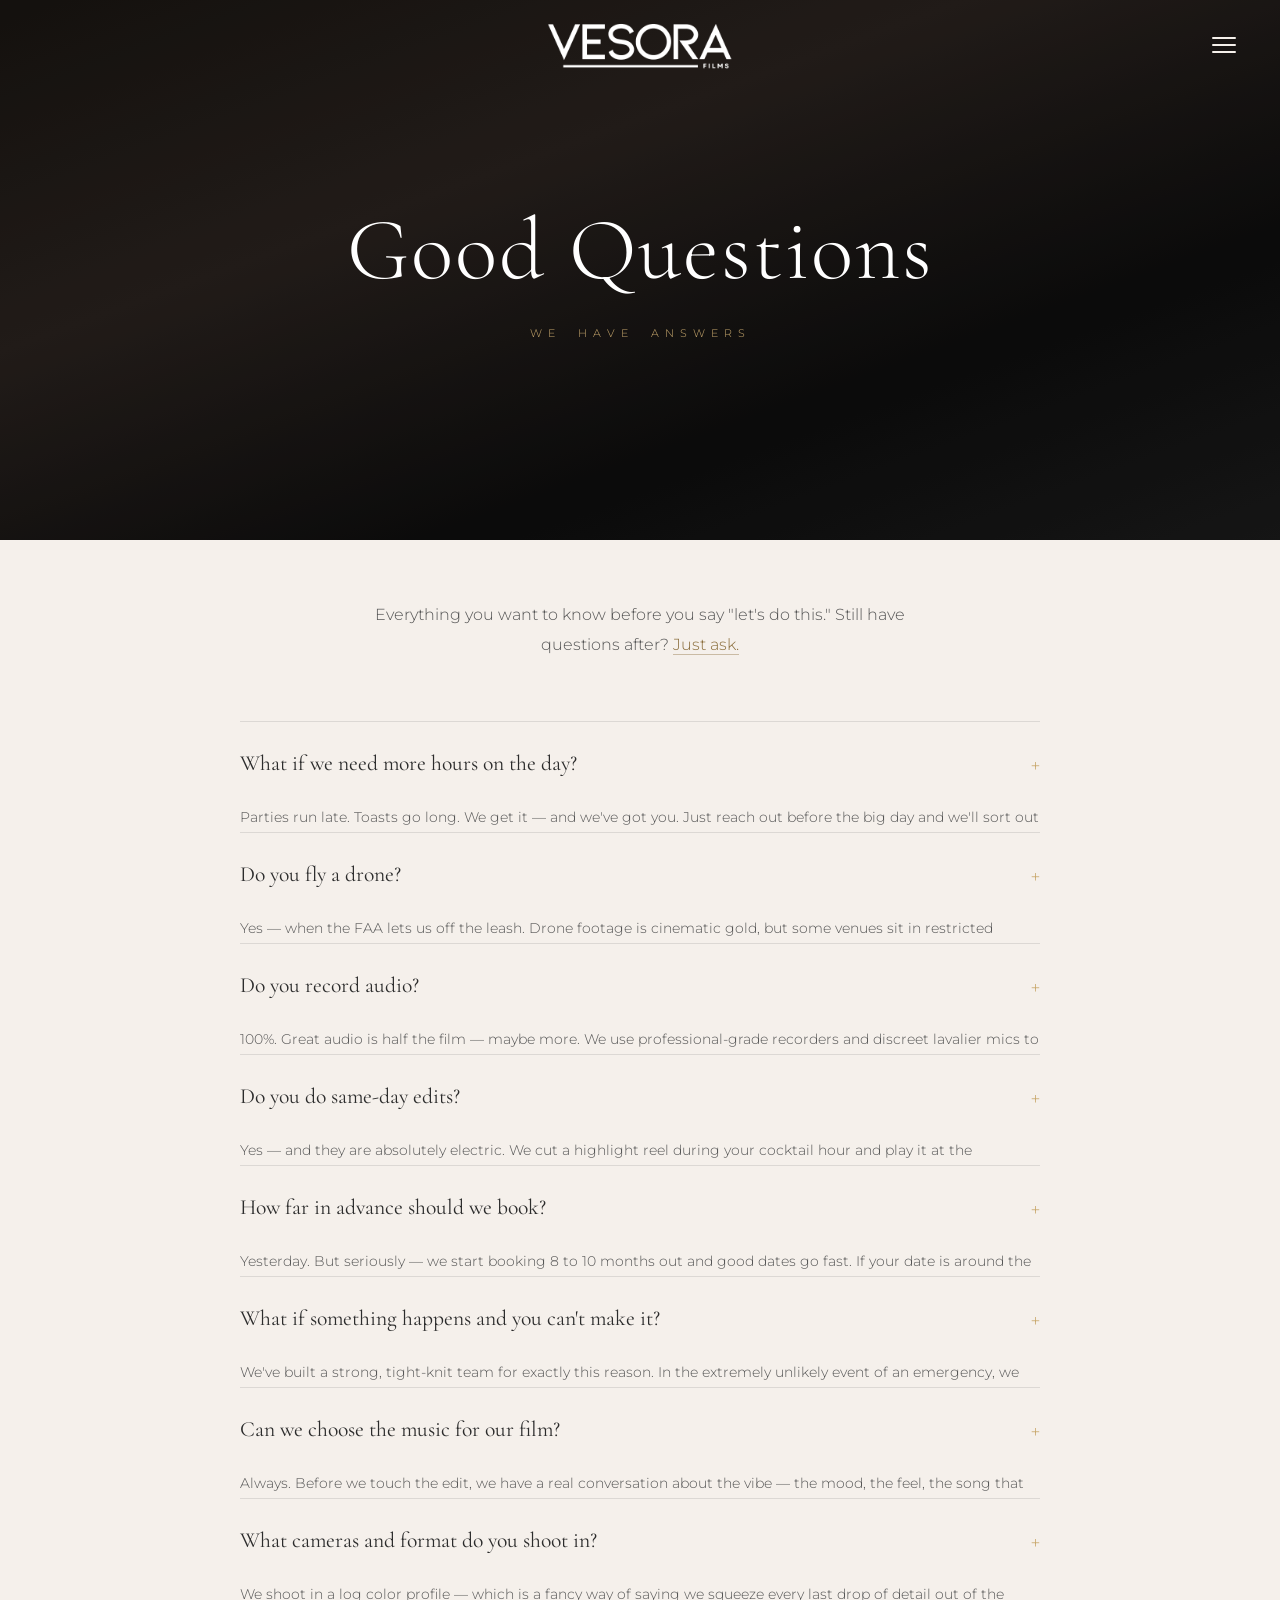
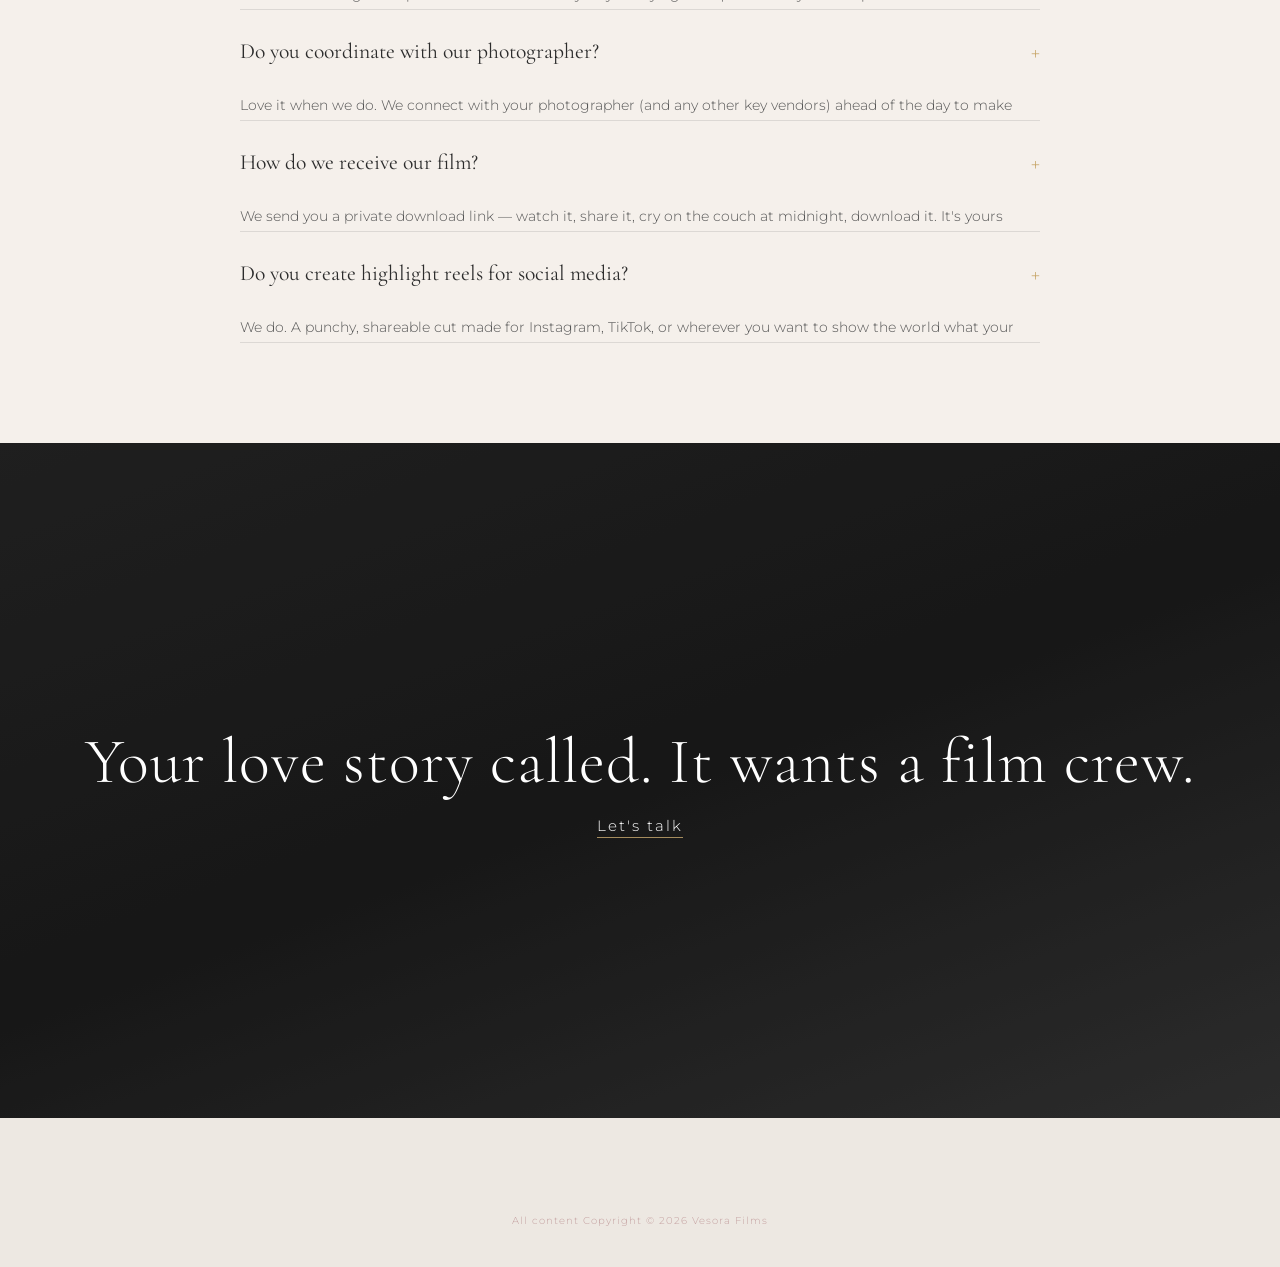
<file: faq.html>
<!DOCTYPE html>
<html lang="en">
<head>
    <meta charset="UTF-8">
    <meta name="viewport" content="width=device-width, initial-scale=1.0">
    <title>FAQ — VESORA FILMS</title>
    <meta name="description" content="Frequently asked questions about Vesora Films. Cinematic wedding & event videography serving NJ, NY, and worldwide.">
    <meta name="author" content="Vesora Films">
    <meta property="og:title" content="FAQ — Vesora Films">
    <meta property="og:description" content="Everything you want to know before booking. Raw. Real. Unrivaled.">
    <meta property="og:type" content="website">
    <link rel="stylesheet" href="style.css">
    <link rel="stylesheet" href="faq.css">
    <link rel="preconnect" href="https://fonts.googleapis.com">
    <link rel="preconnect" href="https://fonts.gstatic.com" crossorigin>
    <link href="https://fonts.googleapis.com/css2?family=Cormorant+Garamond:ital,wght@0,300;0,400;1,300;1,400&family=Montserrat:wght@200;300;400&display=swap" rel="stylesheet">
</head>
<body>

  <!-- ===== NAVIGATION ===== -->
  <nav id="navbar">
    <a href="index.html" class="nav-logo" aria-label="Vesora Films">
      <img class="logo-img logo-white" src="logo-white.png" alt="Vesora Films">
      <img class="logo-img logo-dark"  src="logo-dark.png"  alt="Vesora Films">
    </a>
    <button class="hamburger" id="hamburger" aria-label="Menu" aria-expanded="false">
      <span></span><span></span><span></span>
    </button>
  </nav>

  <!-- Mobile Full-Screen Menu -->
  <div class="mobile-menu" id="mobileMenu" aria-hidden="true">
    <ul>
      <li><a href="index.html" class="mob-link">H O M E</a></li>
      <li><a href="about.html" class="mob-link">A B O U T</a></li>
      <li><a href="portfolio.html" class="mob-link">P O R T F O L I O</a></li>
      <li><a href="contact.html" class="mob-link">C O N T A C T</a></li>
      <li><a href="packages.html" class="mob-link">P A C K A G E S</a></li>
      <li><a href="faq.html" class="mob-link">F A Q</a></li>
    </ul>
  </div>

  <!-- ===== HERO ===== -->
  <section class="faq-hero">
    <div class="faq-hero-overlay"></div>
    <div class="faq-hero-content">
      <h1 class="faq-hero-title">Good Questions</h1>
      <p class="faq-hero-subtitle">WE HAVE ANSWERS</p>
    </div>
  </section>

  <!-- ===== INTRO ===== -->
  <section class="faq-intro">
    <div class="faq-intro-inner">
      <p class="faq-intro-body">
        Everything you want to know before you say "let's do this."
        Still have questions after? <a href="contact.html" class="faq-intro-link">Just ask.</a>
      </p>
    </div>
  </section>

  <!-- ===== FAQ LIST ===== -->
  <section class="faq-section">
    <div class="faq-inner">

      <div class="faq-item">
        <button class="faq-question" aria-expanded="false">
          <span>What if we need more hours on the day?</span>
          <span class="faq-icon">+</span>
        </button>
        <div class="faq-answer">
          <p>
            Parties run late. Toasts go long. We get it — and we've got you.
            Just reach out before the big day and we'll sort out the extra hours together.
            No awkward mid-reception negotiations, we promise.
          </p>
        </div>
      </div>

      <div class="faq-item">
        <button class="faq-question" aria-expanded="false">
          <span>Do you fly a drone?</span>
          <span class="faq-icon">+</span>
        </button>
        <div class="faq-answer">
          <p>
            Yes — when the FAA lets us off the leash. Drone footage is cinematic gold,
            but some venues sit in restricted airspace and even we can't argue with air traffic control.
            We always check ahead of time so there are no surprises on the day.
          </p>
        </div>
      </div>

      <div class="faq-item">
        <button class="faq-question" aria-expanded="false">
          <span>Do you record audio?</span>
          <span class="faq-icon">+</span>
        </button>
        <div class="faq-answer">
          <p>
            100%. Great audio is half the film — maybe more. We use professional-grade recorders
            and discreet lavalier mics to capture your vows, toasts, the laughs, the happy tears,
            and everything in between. Crystal clear. No wind rumble, no DJ bleed.
            Your words deserve to actually be heard.
          </p>
        </div>
      </div>

      <div class="faq-item">
        <button class="faq-question" aria-expanded="false">
          <span>Do you do same-day edits?</span>
          <span class="faq-icon">+</span>
        </button>
        <div class="faq-answer">
          <p>
            Yes — and they are absolutely electric. We cut a highlight reel during your cocktail hour
            and play it at the reception while everyone's still buzzing. Guests go wild. Brides cry.
            Grooms try not to cry. It's a moment. Add-on starts at <strong>$1,500</strong>.
          </p>
        </div>
      </div>

      <div class="faq-item">
        <button class="faq-question" aria-expanded="false">
          <span>How far in advance should we book?</span>
          <span class="faq-icon">+</span>
        </button>
        <div class="faq-answer">
          <p>
            Yesterday. But seriously — we start booking 8 to 10 months out and good dates go fast.
            If your date is around the corner, still reach out. We'll always be straight with you
            about availability. No ghost, no runaround.
          </p>
        </div>
      </div>

      <div class="faq-item">
        <button class="faq-question" aria-expanded="false">
          <span>What if something happens and you can't make it?</span>
          <span class="faq-icon">+</span>
        </button>
        <div class="faq-answer">
          <p>
            We've built a strong, tight-knit team for exactly this reason. In the extremely unlikely
            event of an emergency, we send a trained, trusted team member who knows our style inside
            and out. Your day is covered — full stop. We don't leave people hanging.
          </p>
        </div>
      </div>

      <div class="faq-item">
        <button class="faq-question" aria-expanded="false">
          <span>Can we choose the music for our film?</span>
          <span class="faq-icon">+</span>
        </button>
        <div class="faq-answer">
          <p>
            Always. Before we touch the edit, we have a real conversation about the vibe —
            the mood, the feel, the song that makes you ugly-cry in the best way.
            Sometimes you bring the perfect track. Sometimes we find it and you lose it.
            Either way, nothing goes in the film without your blessing.
          </p>
        </div>
      </div>

      <div class="faq-item">
        <button class="faq-question" aria-expanded="false">
          <span>What cameras and format do you shoot in?</span>
          <span class="faq-icon">+</span>
        </button>
        <div class="faq-answer">
          <p>
            We shoot in a log color profile — which is a fancy way of saying we squeeze every last
            drop of detail out of the highlights and shadows so your film looks rich, deep, and
            cinematic in post. We run the best modern cameras available and stay current with
            the latest tech. Because your day deserves nothing less.
          </p>
        </div>
      </div>

      <div class="faq-item">
        <button class="faq-question" aria-expanded="false">
          <span>Do you coordinate with our photographer?</span>
          <span class="faq-icon">+</span>
        </button>
        <div class="faq-answer">
          <p>
            Love it when we do. We connect with your photographer (and any other key vendors) ahead
            of the day to make sure we're all moving as one smooth, coordinated team.
            No stepping on each other's shots, no chaos — just everyone doing their best work, together.
          </p>
        </div>
      </div>

      <div class="faq-item">
        <button class="faq-question" aria-expanded="false">
          <span>How do we receive our film?</span>
          <span class="faq-icon">+</span>
        </button>
        <div class="faq-answer">
          <p>
            We send you a private download link — watch it, share it, cry on the couch at midnight, download it.
            It's yours forever. Want a USB to keep on the shelf? We can make that happen too.
            Just tell us what you need and we'll sort it out.
          </p>
        </div>
      </div>

      <div class="faq-item">
        <button class="faq-question" aria-expanded="false">
          <span>Do you create highlight reels for social media?</span>
          <span class="faq-icon">+</span>
        </button>
        <div class="faq-answer">
          <p>
            We do. A punchy, shareable cut made for Instagram, TikTok, or wherever you want
            to show the world what your day looked like. Short enough to stop the scroll.
            Good enough to make strangers emotional. Ask us about it when you reach out.
          </p>
        </div>
      </div>

    </div>
  </section>

  <!-- ===== CTA ===== -->
  <section class="cta-section">
    <div class="cta-bg"></div>
    <div class="cta-overlay"></div>
    <div class="cta-content">
      <h2 class="cta-heading">Your love story called. It wants a film crew.</h2>
      <a href="contact.html" class="cta-link cta-btn">Let's talk</a>
    </div>
  </section>

  <!-- ===== FOOTER ===== -->
  <footer class="footer">
    <a href="index.html" class="footer-logo" aria-label="Vesora Films">
      <img class="logo-img logo-dark" src="logo-dark.png" alt="Vesora Films" style="width:180px;margin:0 auto;">
    </a>
    <p class="footer-copy">All content Copyright &copy; 2026 Vesora Films</p>
  </footer>

  <script src="script.js"></script>
  <script src="faq.js"></script>
</body>
</html>
</file>
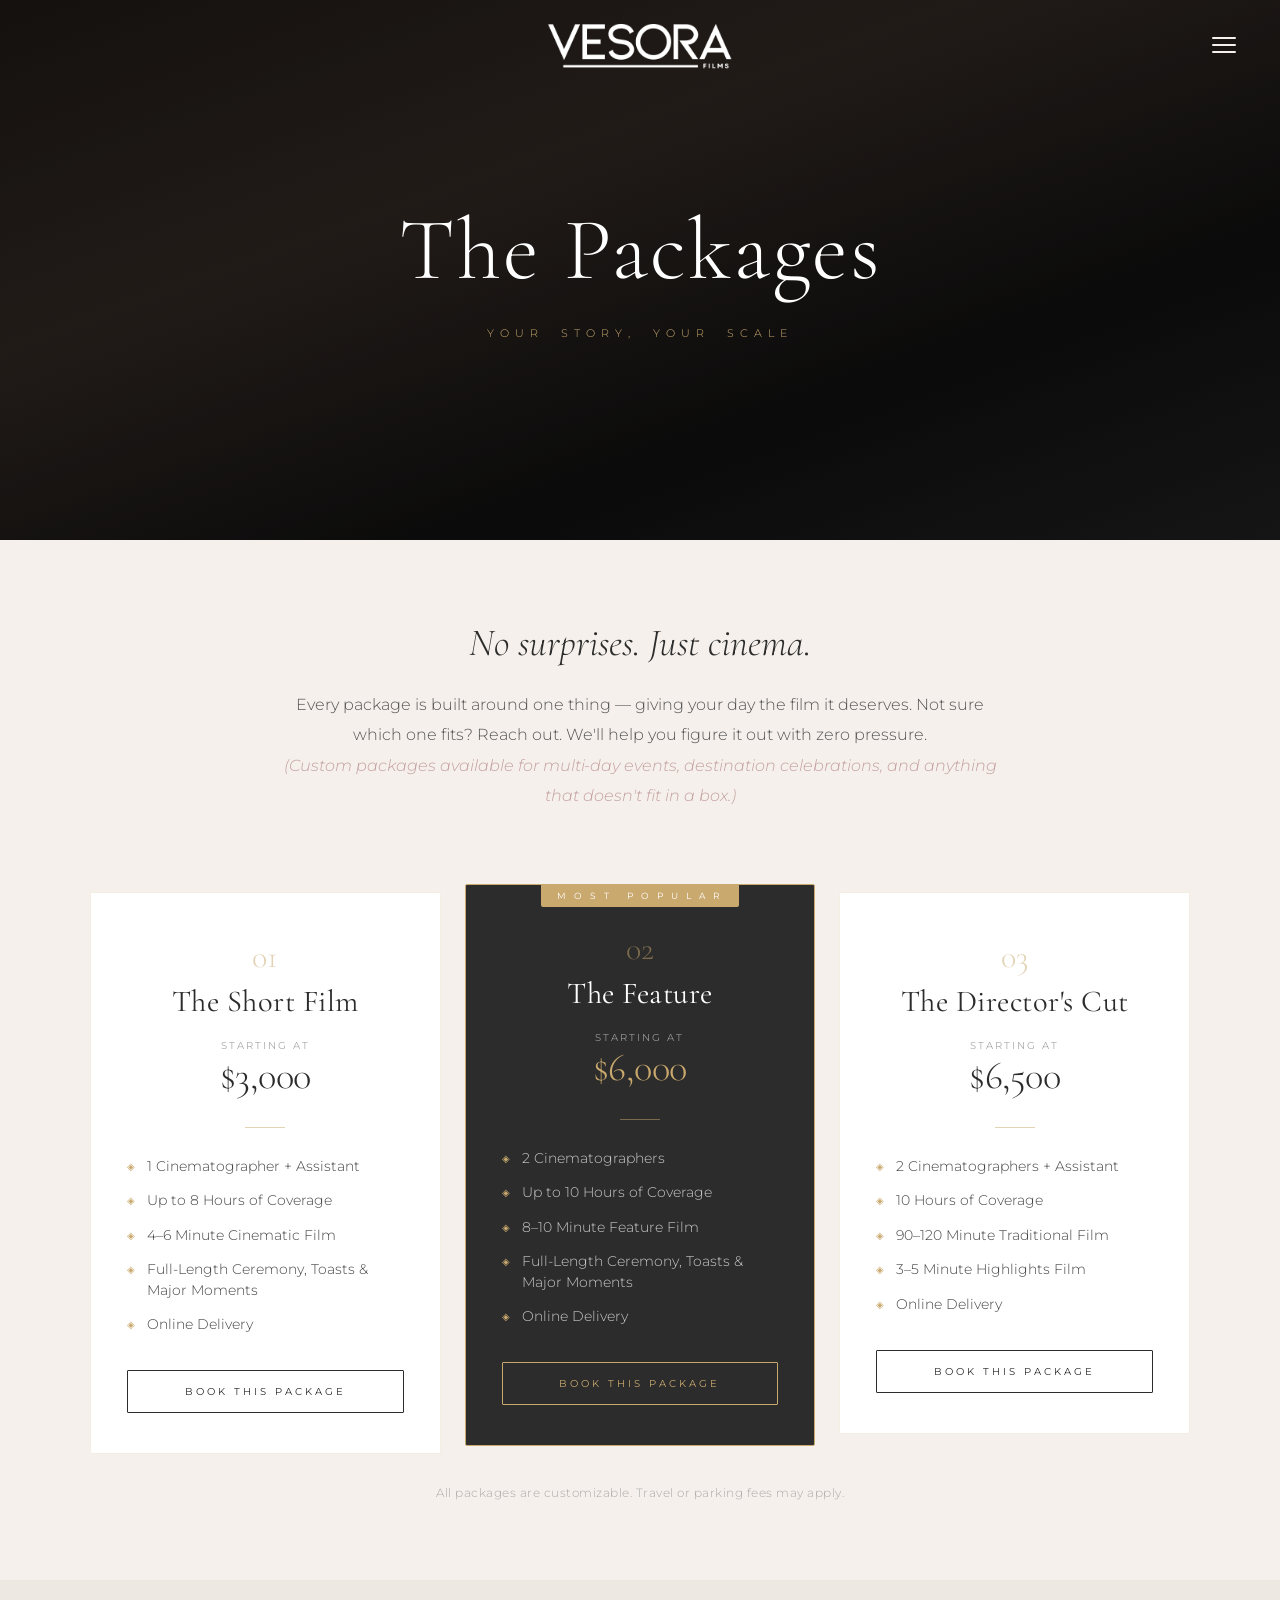
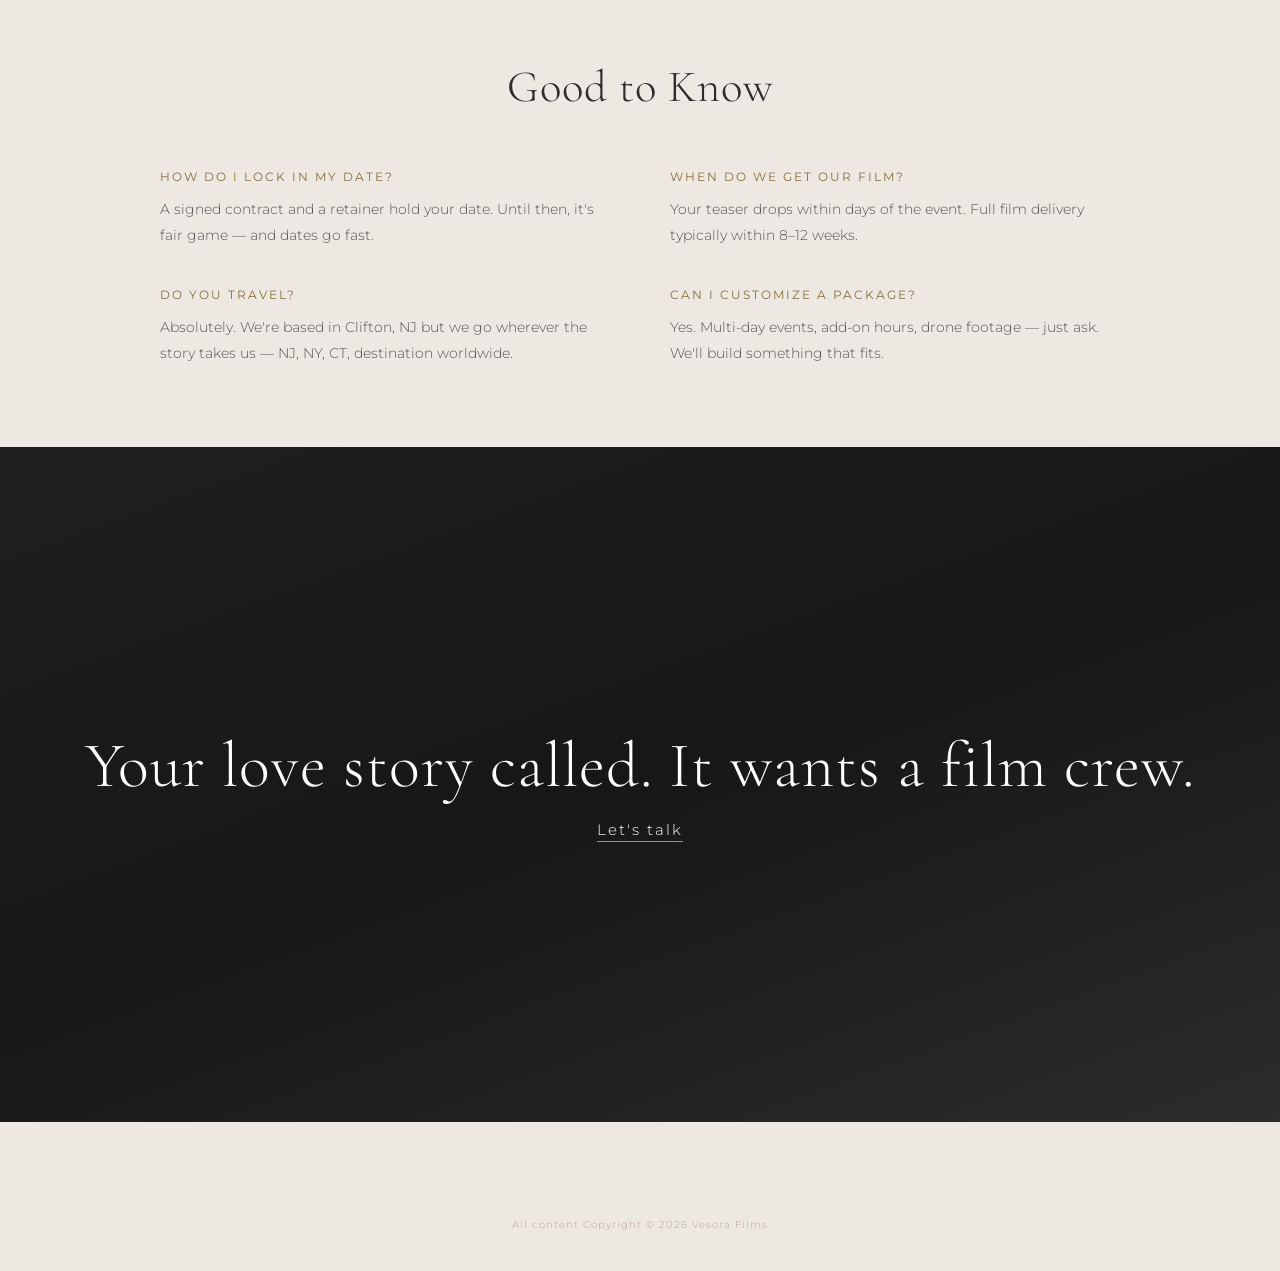
<file: packages.html>
<!DOCTYPE html>
<html lang="en">
<head>
    <meta charset="UTF-8">
    <meta name="viewport" content="width=device-width, initial-scale=1.0">
    <title>Packages — VESORA FILMS</title>
    <meta name="description" content="Vesora Films wedding & event videography packages. Cinematic films starting at $3,000. Serving NJ, NY, and worldwide.">
    <meta name="author" content="Vesora Films">
    <meta property="og:title" content="Packages — Vesora Films">
    <meta property="og:description" content="Cinematic wedding & event film packages. Starting at $3,000.">
    <meta property="og:type" content="website">
    <link rel="stylesheet" href="style.css">
    <link rel="stylesheet" href="packages.css">
    <link rel="preconnect" href="https://fonts.googleapis.com">
    <link rel="preconnect" href="https://fonts.gstatic.com" crossorigin>
    <link href="https://fonts.googleapis.com/css2?family=Cormorant+Garamond:ital,wght@0,300;0,400;1,300;1,400&family=Montserrat:wght@200;300;400&display=swap" rel="stylesheet">
</head>
<body>

  <!-- ===== NAVIGATION ===== -->
  <nav id="navbar">
    <a href="index.html" class="nav-logo" aria-label="Vesora Films">
      <img class="logo-img logo-white" src="logo-white.png" alt="Vesora Films">
      <img class="logo-img logo-dark"  src="logo-dark.png"  alt="Vesora Films">
    </a>
    <button class="hamburger" id="hamburger" aria-label="Menu" aria-expanded="false">
      <span></span><span></span><span></span>
    </button>
  </nav>

  <!-- Mobile Full-Screen Menu -->
  <div class="mobile-menu" id="mobileMenu" aria-hidden="true">
    <ul>
      <li><a href="index.html" class="mob-link">H O M E</a></li>
      <li><a href="about.html" class="mob-link">A B O U T</a></li>
      <li><a href="portfolio.html" class="mob-link">P O R T F O L I O</a></li>
      <li><a href="contact.html" class="mob-link">C O N T A C T</a></li>
      <li><a href="packages.html" class="mob-link">P A C K A G E S</a></li>
      <li><a href="faq.html" class="mob-link">F A Q</a></li>
    </ul>
  </div>

  <!-- ===== HERO ===== -->
  <section class="pkg-hero">
    <div class="pkg-hero-overlay"></div>
    <div class="pkg-hero-content">
      <h1 class="pkg-hero-title">The Packages</h1>
      <p class="pkg-hero-subtitle">YOUR STORY, YOUR SCALE</p>
    </div>
  </section>

  <!-- ===== INTRO ===== -->
  <section class="pkg-intro">
    <div class="pkg-intro-inner">
      <p class="pkg-intro-lead">No surprises. Just cinema.</p>
      <p class="pkg-intro-body">
        Every package is built around one thing — giving your day the film it deserves.
        Not sure which one fits? Reach out. We'll help you figure it out with zero pressure.
        <br><em>(Custom packages available for multi-day events, destination celebrations, and anything that doesn't fit in a box.)</em>
      </p>
    </div>
  </section>

  <!-- ===== PACKAGES GRID ===== -->
  <section class="pkg-grid-section">
    <div class="pkg-grid">

      <!-- Package 1 -->
      <div class="pkg-card">
        <div class="pkg-card-header">
          <span class="pkg-num">01</span>
          <h2 class="pkg-name">The Short Film</h2>
          <div class="pkg-price-wrap">
            <span class="pkg-starting">Starting at</span>
            <span class="pkg-price">$3,000</span>
          </div>
        </div>
        <div class="pkg-divider"></div>
        <ul class="pkg-list">
          <li>
            <span class="pkg-icon">◈</span>
            <span>1 Cinematographer + Assistant</span>
          </li>
          <li>
            <span class="pkg-icon">◈</span>
            <span>Up to 8 Hours of Coverage</span>
          </li>
          <li>
            <span class="pkg-icon">◈</span>
            <span>4–6 Minute Cinematic Film</span>
          </li>
          <li>
            <span class="pkg-icon">◈</span>
            <span>Full-Length Ceremony, Toasts & Major Moments</span>
          </li>
          <li>
            <span class="pkg-icon">◈</span>
            <span>Online Delivery</span>
          </li>
        </ul>
        <a href="contact.html" class="pkg-btn">Book This Package</a>
      </div>

      <!-- Package 2 — Featured -->
      <div class="pkg-card pkg-card--featured">
        <div class="pkg-badge">M O S T &nbsp; P O P U L A R</div>
        <div class="pkg-card-header">
          <span class="pkg-num">02</span>
          <h2 class="pkg-name">The Feature</h2>
          <div class="pkg-price-wrap">
            <span class="pkg-starting">Starting at</span>
            <span class="pkg-price">$6,000</span>
          </div>
        </div>
        <div class="pkg-divider"></div>
        <ul class="pkg-list">
          <li>
            <span class="pkg-icon">◈</span>
            <span>2 Cinematographers</span>
          </li>
          <li>
            <span class="pkg-icon">◈</span>
            <span>Up to 10 Hours of Coverage</span>
          </li>
          <li>
            <span class="pkg-icon">◈</span>
            <span>8–10 Minute Feature Film</span>
          </li>
          <li>
            <span class="pkg-icon">◈</span>
            <span>Full-Length Ceremony, Toasts & Major Moments</span>
          </li>
          <li>
            <span class="pkg-icon">◈</span>
            <span>Online Delivery</span>
          </li>
        </ul>
        <a href="contact.html" class="pkg-btn pkg-btn--light">Book This Package</a>
      </div>

      <!-- Package 3 -->
      <div class="pkg-card">
        <div class="pkg-card-header">
          <span class="pkg-num">03</span>
          <h2 class="pkg-name">The Director's Cut</h2>
          <div class="pkg-price-wrap">
            <span class="pkg-starting">Starting at</span>
            <span class="pkg-price">$6,500</span>
          </div>
        </div>
        <div class="pkg-divider"></div>
        <ul class="pkg-list">
          <li>
            <span class="pkg-icon">◈</span>
            <span>2 Cinematographers + Assistant</span>
          </li>
          <li>
            <span class="pkg-icon">◈</span>
            <span>10 Hours of Coverage</span>
          </li>
          <li>
            <span class="pkg-icon">◈</span>
            <span>90–120 Minute Traditional Film</span>
          </li>
          <li>
            <span class="pkg-icon">◈</span>
            <span>3–5 Minute Highlights Film</span>
          </li>
          <li>
            <span class="pkg-icon">◈</span>
            <span>Online Delivery</span>
          </li>
        </ul>
        <a href="contact.html" class="pkg-btn">Book This Package</a>
      </div>

    </div>

    <p class="pkg-note">All packages are customizable. Travel or parking fees may apply.</p>
  </section>

  <!-- ===== FAQ / FINE PRINT ===== -->
  <section class="pkg-faq">
    <div class="pkg-faq-inner">
      <h2 class="pkg-faq-title">Good to Know</h2>
      <div class="pkg-faq-grid">
        <div class="pkg-faq-item">
          <h3>How do I lock in my date?</h3>
          <p>A signed contract and a retainer hold your date. Until then, it's fair game — and dates go fast.</p>
        </div>
        <div class="pkg-faq-item">
          <h3>When do we get our film?</h3>
          <p>Your teaser drops within days of the event. Full film delivery typically within 8–12 weeks.</p>
        </div>
        <div class="pkg-faq-item">
          <h3>Do you travel?</h3>
          <p>Absolutely. We're based in Clifton, NJ but we go wherever the story takes us — NJ, NY, CT, destination worldwide.</p>
        </div>
        <div class="pkg-faq-item">
          <h3>Can I customize a package?</h3>
          <p>Yes. Multi-day events, add-on hours, drone footage — just ask. We'll build something that fits.</p>
        </div>
      </div>
    </div>
  </section>

  <!-- ===== CTA ===== -->
  <section class="cta-section">
    <div class="cta-bg"></div>
    <div class="cta-overlay"></div>
    <div class="cta-content">
      <h2 class="cta-heading">Your love story called. It wants a film crew.</h2>
      <a href="contact.html" class="cta-link cta-btn">Let's talk</a>
    </div>
  </section>

  <!-- ===== FOOTER ===== -->
  <footer class="footer">
    <a href="index.html" class="footer-logo" aria-label="Vesora Films">
      <img class="logo-img logo-dark" src="logo-dark.png" alt="Vesora Films" style="width:180px;margin:0 auto;">
    </a>
    <p class="footer-copy">All content Copyright &copy; 2026 Vesora Films</p>
  </footer>

  <script src="script.js"></script>
</body>
</html>
</file>
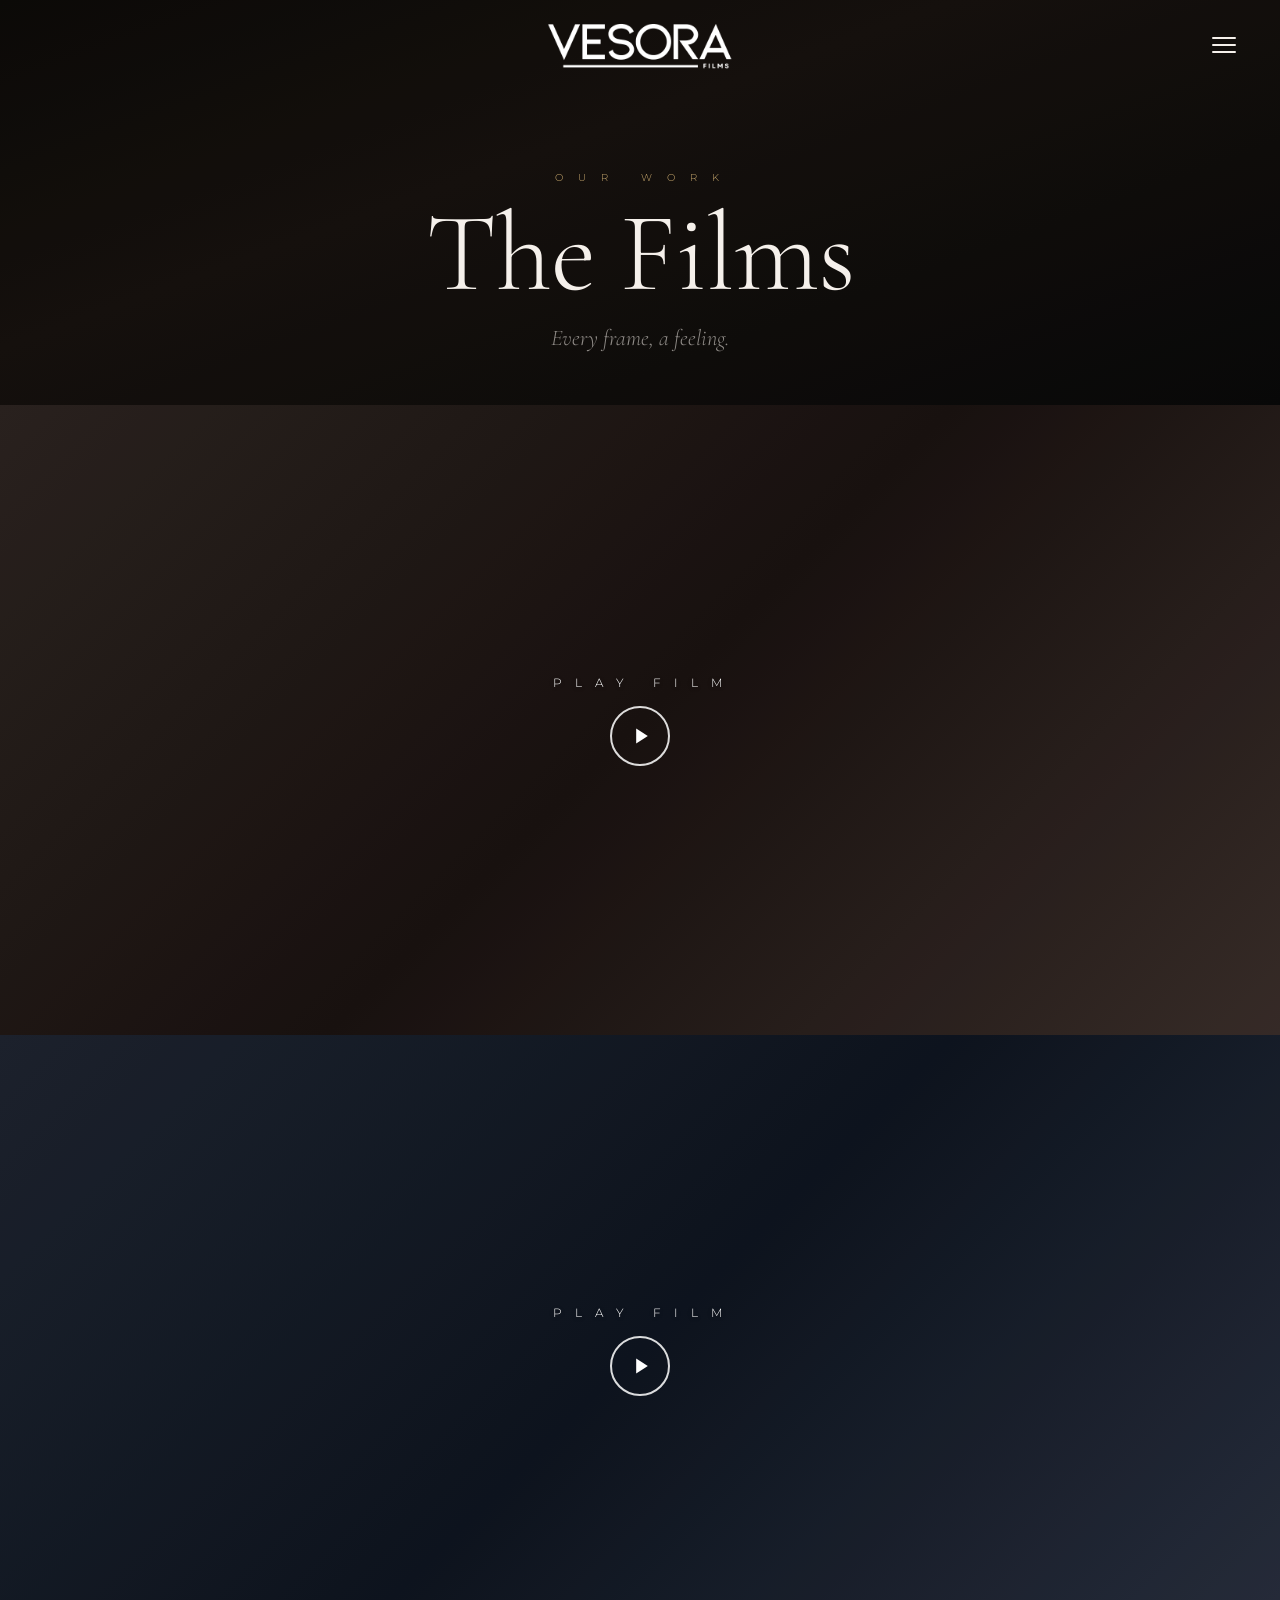
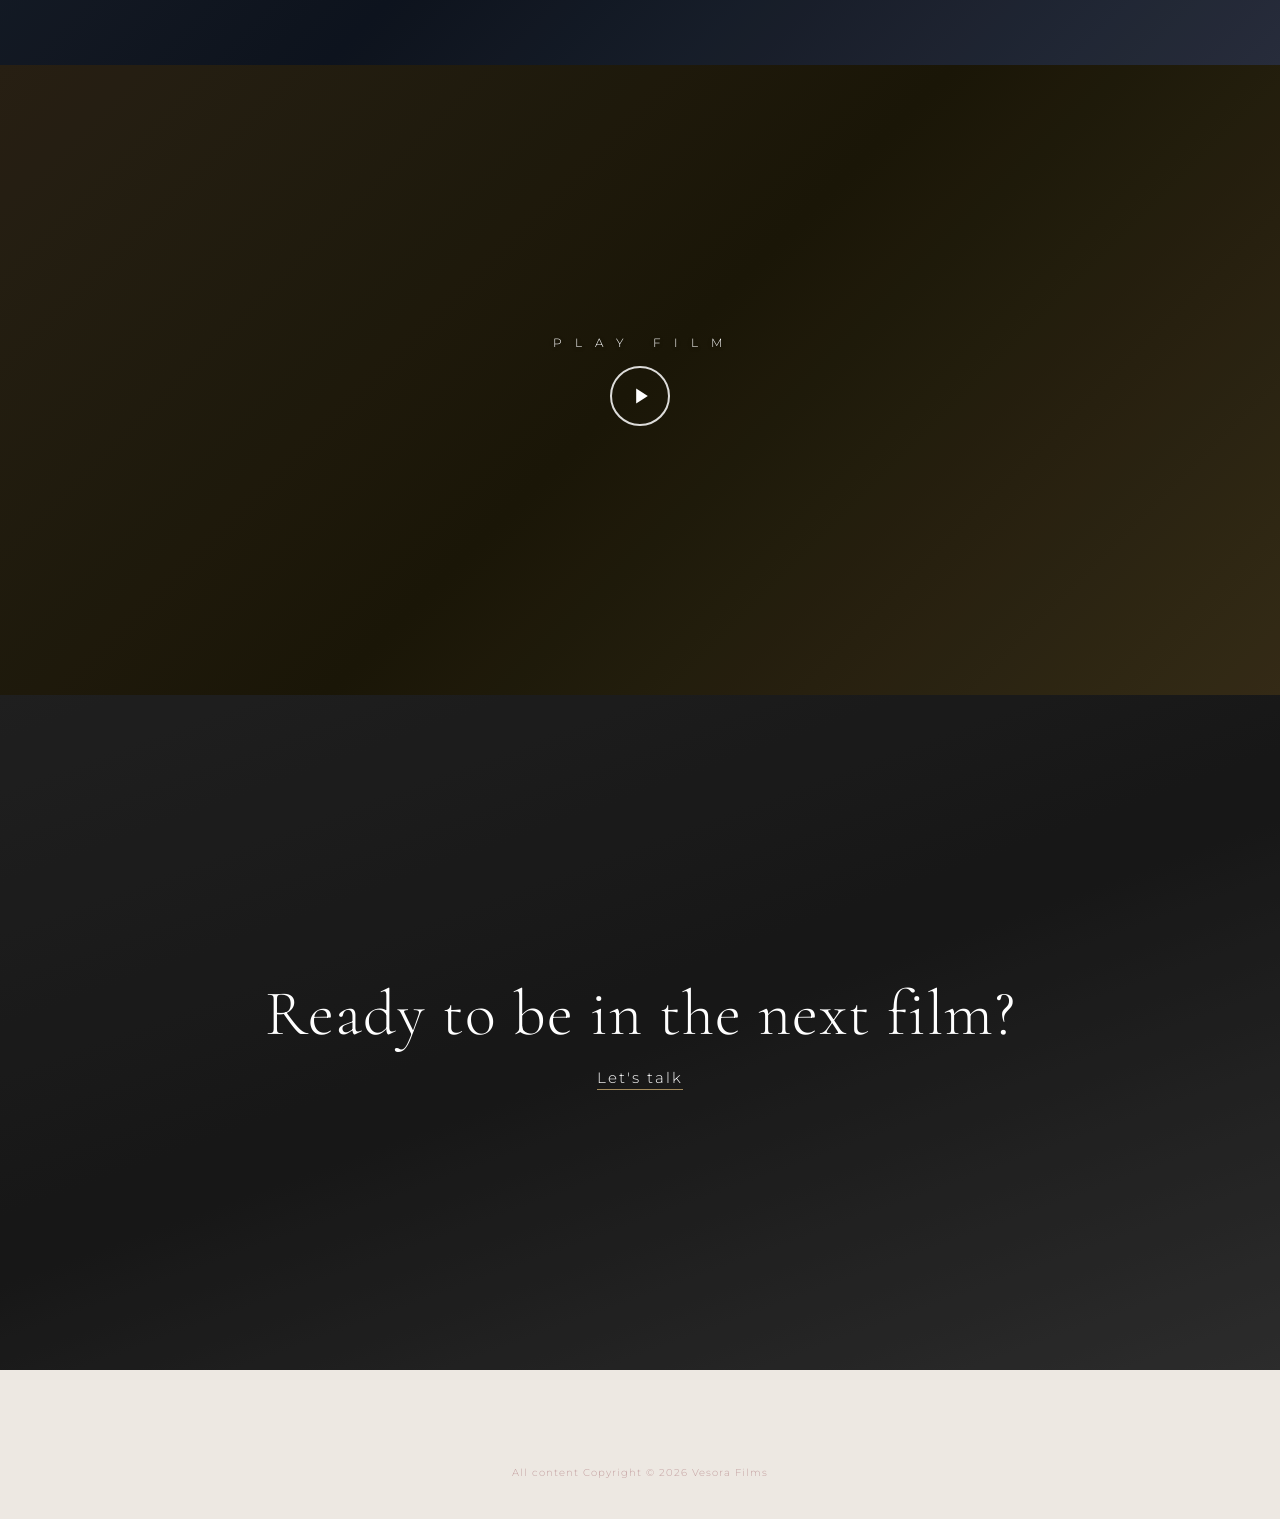
<file: portfolio.html>
<!DOCTYPE html>
<html lang="en">
<head>
  <meta charset="UTF-8">
  <meta name="viewport" content="width=device-width, initial-scale=1.0">
  <title>Portfolio — VESORA FILMS</title>
  <meta name="description" content="Watch our cinematic wedding and event films. Real couples, real emotion, unrivaled storytelling.">
  <meta name="author" content="Vesora Films">
  <meta property="og:title" content="Portfolio — Vesora Films">
  <meta property="og:type" content="website">
  <link rel="stylesheet" href="style.css">
  <link rel="stylesheet" href="portfolio.css">
  <link rel="preconnect" href="https://fonts.googleapis.com">
  <link rel="preconnect" href="https://fonts.gstatic.com" crossorigin>
  <link href="https://fonts.googleapis.com/css2?family=Cormorant+Garamond:ital,wght@0,300;0,400;1,300;1,400&family=Montserrat:wght@200;300;400&display=swap" rel="stylesheet">
</head>
<body>

  <!-- ===== NAVIGATION ===== -->
  <nav id="navbar">
    <a href="index.html" class="nav-logo" aria-label="Vesora Films">
      <img class="logo-img logo-white" src="logo-white.png" alt="Vesora Films">
      <img class="logo-img logo-dark"  src="logo-dark.png"  alt="Vesora Films">
    </a>
    <button class="hamburger" id="hamburger" aria-label="Menu" aria-expanded="false">
      <span></span><span></span><span></span>
    </button>
  </nav>

  <!-- Mobile Full-Screen Menu -->
  <div class="mobile-menu" id="mobileMenu" aria-hidden="true">
    <ul>
      <li><a href="index.html"     class="mob-link">H O M E</a></li>
      <li><a href="about.html"     class="mob-link">A B O U T</a></li>
      <li><a href="portfolio.html" class="mob-link">P O R T F O L I O</a></li>
      <li><a href="contact.html"   class="mob-link">C O N T A C T</a></li>
      <li><a href="packages.html"  class="mob-link">P A C K A G E S</a></li>
      <li><a href="faq.html"       class="mob-link">F A Q</a></li>
    </ul>
  </div>

  <!-- ===== PORTFOLIO HERO ===== -->
  <section class="port-hero">
    <div class="port-hero-overlay"></div>
    <div class="port-hero-content">
      <p class="port-hero-eyebrow">O U R &nbsp; W O R K</p>
      <h1 class="port-hero-title">The Films</h1>
      <p class="port-hero-sub"><em>Every frame, a feeling.</em></p>
    </div>
  </section>

  <!-- ===== 3 FILM PANELS (same style as homepage) ===== -->
  <section class="films" id="films">

    <!-- Film 1 — replace data-video-id with your YouTube/Vimeo ID -->
    <div class="film-panel" id="film1" data-video-id="" data-platform="youtube" role="button" tabindex="0" aria-label="Play Film 1">
      <div class="film-bg" style="background:linear-gradient(135deg,#2c2420 0%,#1a1210 50%,#3a2e2a 100%)"></div>
      <div class="film-overlay"></div>
      <div class="film-play">
        <span class="play-label">P L A Y &nbsp; F I L M</span>
        <div class="play-circle">
          <svg viewBox="0 0 24 24" fill="currentColor"><polygon points="5,3 19,12 5,21"/></svg>
        </div>
      </div>
      <div class="film-info">
        <p class="film-info-eyebrow">W E D D I N G &nbsp;·&nbsp; 2025</p>
        <p class="film-info-title">Sarah &amp; James</p>
      </div>
    </div>

    <!-- Film 2 -->
    <div class="film-panel" id="film2" data-video-id="" data-platform="youtube" role="button" tabindex="0" aria-label="Play Film 2">
      <div class="film-bg" style="background:linear-gradient(135deg,#1e2430 0%,#0e1520 50%,#2a3040 100%)"></div>
      <div class="film-overlay"></div>
      <div class="film-play">
        <span class="play-label">P L A Y &nbsp; F I L M</span>
        <div class="play-circle">
          <svg viewBox="0 0 24 24" fill="currentColor"><polygon points="5,3 19,12 5,21"/></svg>
        </div>
      </div>
      <div class="film-info">
        <p class="film-info-eyebrow">W E D D I N G &nbsp;·&nbsp; 2025</p>
        <p class="film-info-title">Elena &amp; Michael</p>
      </div>
    </div>

    <!-- Film 3 -->
    <div class="film-panel" id="film3" data-video-id="" data-platform="youtube" role="button" tabindex="0" aria-label="Play Film 3">
      <div class="film-bg" style="background:linear-gradient(135deg,#2a2215 0%,#1c1808 50%,#382e18 100%)"></div>
      <div class="film-overlay"></div>
      <div class="film-play">
        <span class="play-label">P L A Y &nbsp; F I L M</span>
        <div class="play-circle">
          <svg viewBox="0 0 24 24" fill="currentColor"><polygon points="5,3 19,12 5,21"/></svg>
        </div>
      </div>
      <div class="film-info">
        <p class="film-info-eyebrow">I N D I A N &nbsp; W E D D I N G &nbsp;·&nbsp; 2024</p>
        <p class="film-info-title">Priya &amp; Raj</p>
      </div>
    </div>

  </section>

  <!-- ===== CTA ===== -->
  <section class="cta-section">
    <div class="cta-bg"></div>
    <div class="cta-overlay"></div>
    <div class="cta-content">
      <h2 class="cta-heading">Ready to be in the next film?</h2>
      <a href="contact.html" class="cta-link cta-btn">Let's talk</a>
    </div>
  </section>

  <!-- ===== FOOTER ===== -->
  <footer class="footer">
    <a href="index.html" class="footer-logo" aria-label="Vesora Films">
      <img class="logo-img logo-dark" src="logo-dark.png" alt="Vesora Films" style="width:180px;margin:0 auto;">
    </a>
    <p class="footer-copy">All content Copyright &copy; 2026 Vesora Films</p>
  </footer>

  <!-- VIDEO LIGHTBOX -->
  <div class="lightbox" id="lightbox" aria-hidden="true">
    <div class="lightbox-inner">
      <button class="lightbox-close" id="lightboxClose" aria-label="Close">&times;</button>
      <div class="lightbox-video-wrap" id="lightboxVideoWrap"></div>
    </div>
  </div>

  <script src="script.js"></script>
  <script src="portfolio.js"></script>
</body>
</html>
</file>
<file: style.css>
/* ── BRAND PALETTE ─────────────────────────────────────────
   Creamy White  #F5F0EB  → backgrounds
   Champagne     #C9A96E  → accents, buttons, labels
   Dark Gray     #2C2C2C  → text
   Dusty Rose    #C4A0A0  → details, arrows, names
   ─────────────────────────────────────────────────────── */
:root {
  --cream:       #F5F0EB;
  --champagne:   #C9A96E;
  --dark:        #2C2C2C;
  --rose:        #C4A0A0;
  --footer-bg:   #EDE8E2;
}

/* =======================================
   VESORA FILMS — style.css
   Vesora Films — vesorafilms.com
   ======================================= */

/* ---- RESET & BASE ---- */
*, *::before, *::after { margin: 0; padding: 0; box-sizing: border-box; }
html { scroll-behavior: smooth; font-size: 16px; }

body {
  font-family: 'Montserrat', sans-serif;
  font-weight: 300;
  color: #2C2C2C;
  background: #F5F0EB;
  overflow-x: hidden;
}

a { text-decoration: none; color: inherit; }
img { display: block; width: 100%; height: 100%; object-fit: cover; }
ul { list-style: none; }

/* ---- NAVIGATION ---- */
#navbar {
  position: fixed;
  top: 0; left: 0; width: 100%;
  z-index: 900;
  display: grid;
  grid-template-columns: 1fr auto 1fr;
  align-items: center;
  padding: 0 40px;
  transition: background 0.35s ease;
}

#navbar.opaque {
  background: rgba(50, 50, 50, 0.45); /* Semi-transparent grey */
  backdrop-filter: blur(8px);
  box-shadow: 0 1px 0 rgba(0,0,0,0.2);
}

.nav-left,
.nav-right {
  display: flex;
  gap: 40px;
  align-items: center;
}

.nav-left  { margin-right: auto; }
.nav-right { margin-left:  auto; }

#navbar a:not(.nav-logo) {
  font-size: 0.7rem;
  letter-spacing: 2px;
  color: #fff;
  transition: opacity 0.2s;
  white-space: nowrap;
}

/* links stay white on scroll */

#navbar a:not(.nav-logo):hover { opacity: 0.6; }

/* Logo image — two versions: white (on dark hero) and dark (on light bg) */
.nav-logo {
  grid-column: 2;
  display: flex;
  justify-self: center;
  align-items: center;
  height: 90px;
  overflow: hidden;
}

.logo-img {
  /* Logo PNG is 1024×1024 with padding; 200px renders the mark well while container crops the rest */
  height: 200px;
  width: auto;
  display: block;
  transition: opacity 0.35s ease;
}

/* Always white logo — never swaps */
.logo-white { display: block; }
.logo-dark  { display: none; }

/* Hamburger — hidden on desktop */
.hamburger {
  display: flex;
  flex-direction: column;
  gap: 5px;
  background: none;
  border: none;
  cursor: pointer;
  padding: 4px;
  z-index: 1000;
  grid-column: 3;
  justify-self: end;
  align-self: center;
}
.hamburger span {
  display: block;
  width: 24px; height: 2px;
  background: #F5F0EB;
  border-radius: 2px;
  transition: all 0.3s ease;
}
/* hamburger stays white on scroll */
.hamburger.open span:nth-child(1) { transform: translateY(7px) rotate(45deg); }
.hamburger.open span:nth-child(2) { opacity: 0; }
.hamburger.open span:nth-child(3) { transform: translateY(-7px) rotate(-45deg); }

/* Mobile Full-Screen Menu */
.mobile-menu {
  position: fixed;
  inset: 0;
  background: #F5F0EB;
  z-index: 800;
  display: flex;
  align-items: center;
  justify-content: center;
  transform: translateX(-100%);
  transition: transform 0.4s cubic-bezier(0.77,0,0.18,1);
}
.mobile-menu.open { transform: translateX(0); }
.mobile-menu ul { text-align: center; }
.mobile-menu ul li { margin: 24px 0; }
.mob-link {
  font-size: 1.3rem;
  letter-spacing: 4px;
  color: #2C2C2C;
  font-weight: 300;
  transition: opacity 0.2s;
}
.mob-link:hover { color: #C9A96E; opacity: 1; }

/* ---- HERO ---- */
.hero {
  position: relative;
  width: 100%;
  aspect-ratio: 16 / 9;
  height: auto;
  overflow: hidden;
  /* Placeholder cinematic gradient - swap for your real video */
  background: linear-gradient(160deg, #1a1612 0%, #2c2420 35%, #0e0e0e 70%, #1c1c1c 100%);
}
/* Hide broken img tag - gradient shows behind it */
.hero-img[src^='data:'] { opacity: 0; }
.hero-media {
  position: absolute;
  inset: 0;
}
.hero-img,
.hero-video {
  width: 100%; height: 100%;
  object-fit: cover;
  object-position: center;
}

/* Vimeo background embed — always fills hero like object-fit:cover */
.vimeo-bg {
  position: absolute;
  top: 50%;
  left: 50%;
  width: 100vw;
  height: 56.25vw;      /* 16:9 ratio */
  min-height: 100%;
  min-width: 177.78vh;  /* 16/9 * 100vh */
  transform: translate(-50%, -50%);
  border: none;
  pointer-events: none;
}

/* ---- INTRO / ABOUT ---- */
.intro {
  background: #F5F0EB;
  text-align: center;
  padding: 100px 5%;
}
.intro-inner {
  max-width: 900px;
  margin: 0 auto;
}

.intro-tagline {
  font-family: 'Cormorant Garamond', serif;
  font-size: clamp(2.4rem, 6vw, 4rem);
  font-weight: 400;
  letter-spacing: -1px;
  margin-bottom: 32px;
  color: #2C2C2C;
}

.intro-sub {
  font-size: clamp(0.7rem, 1.5vw, 0.85rem);
  letter-spacing: 4px;
  font-weight: 400;
  line-height: 1.9;
  color: #8a6d3b;
  margin-bottom: 36px;
  text-transform: uppercase;
}

.intro-body {
  font-size: clamp(0.9rem, 1.6vw, 1.05rem);
  line-height: 1.85;
  color: #2C2C2C;
  font-weight: 300;
  max-width: 750px;
  margin: 0 auto;
}

/* ---- FILM PANELS ---- */
.films {
  display: flex;
  flex-direction: column;
}

.film-panel {
  position: relative;
  width: 100%;
  height: 70vh;
  min-height: 420px;
  overflow: hidden;
  cursor: pointer;
}
/* Removed placeholder gradients that were overriding background-size */

.film-bg {
  position: absolute;
  inset: 0;
  background-size: cover;
  background-position: center;
  background-repeat: no-repeat;
  transition: transform 0.6s ease;
}
.film-panel:hover .film-bg { transform: scale(1.03); }

.film-overlay {
  position: absolute;
  inset: 0;
  background: rgba(0,0,0,0.08);
  transition: background 0.3s;
}
.film-panel:hover .film-overlay { background: rgba(196,160,160,0.12); }

.film-play {
  position: absolute;
  inset: 0;
  display: flex;
  flex-direction: column;
  align-items: center;
  justify-content: center;
  color: #fff;
  gap: 16px;
}

.play-label {
  font-size: 0.75rem;
  letter-spacing: 5px;
  font-weight: 300;
  text-shadow: 0 1px 4px rgba(0,0,0,0.4);
}

.play-circle {
  width: 60px; height: 60px;
  border: 2px solid rgba(255,255,255,0.85);
  border-radius: 50%;
  display: flex;
  align-items: center;
  justify-content: center;
  transition: background 0.3s, transform 0.3s;
}
.film-panel:hover .play-circle {
  background: rgba(201,169,110,0.12);
  transform: scale(1.1);
}
.play-circle svg {
  width: 20px;
  margin-left: 4px;
  color: #fff;
}

/* ---- LOVE NOTES ---- */
.love-notes {
  background: #F5F0EB;
  padding: 80px 5%;
  position: relative;
  overflow: hidden;
}

.love-title {
  text-align: right;
  font-size: 0.7rem;
  letter-spacing: 4px;
  font-weight: 400;
  color: #C4A0A0;
  margin-bottom: 48px;
  padding-right: 5%;
}

.testimonial-track {
  display: flex;
  transition: transform 0.5s cubic-bezier(0.77,0,0.18,1);
  will-change: transform;
  touch-action: pan-y;
  user-select: none;
}

.testimonial-slide {
  min-width: 100%;
  display: flex;
  align-items: center;
  gap: 8%;
  padding: 0 8%;
}

.t-photo {
  flex: 0 0 240px;
  height: 340px;
  border-radius: 2px;
  overflow: hidden;
  background: linear-gradient(160deg, #E8DDD5 0%, #D4C4BE 100%);
}
.t-photo img[src^='data:'] { opacity: 0; }

@media (max-width: 768px) {
  .t-photo { flex: 0 0 100%; height: 260px; }
  .testimonial-slide { flex-direction: column; gap: 32px; padding: 0 4%; }
}

.t-text {
  flex: 1;
  min-width: 0;
}

.t-text blockquote {
  font-family: 'Cormorant Garamond', serif;
  font-size: clamp(1.1rem, 2.5vw, 1.5rem);
  font-style: italic;
  line-height: 1.7;
  color: #2C2C2C;
  margin-bottom: 24px;
}

.t-couple {
  font-size: 0.65rem;
  letter-spacing: 4px;
  color: #C4A0A0;
  font-weight: 400;
}

/* Arrows */
.t-arrow {
  position: absolute;
  top: 50%;
  transform: translateY(-50%);
  background: none;
  border: none;
  cursor: pointer;
  font-size: 3rem;
  color: #C4A0A0;
  line-height: 1;
  transition: color 0.2s;
  z-index: 10;
  padding: 0 16px;
  user-select: none;
}
.t-arrow:hover { color: #C9A96E; }
.t-prev { left: 0; }
.t-next { right: 0; }

/* ---- CTA SECTION ---- */
.cta-section {
  position: relative;
  height: 75vh;
  min-height: 440px;
  display: flex;
  align-items: center;
  justify-content: center;
  text-align: center;
  overflow: hidden;
}

.cta-bg {
  position: absolute;
  inset: 0;
  background-size: cover;
  background-position: center;
  background: linear-gradient(160deg, #1a1a1a 0%, #0e0e0e 50%, #2c2c2c 100%);
}

.cta-overlay {
  position: absolute;
  inset: 0;
  background: rgba(44,44,44,0.30);
}

.cta-content {
  position: relative;
  z-index: 2;
  color: #fff;
  padding: 0 20px;
}

.cta-heading {
  font-family: 'Cormorant Garamond', serif;
  font-size: clamp(2rem, 6vw, 4rem);
  font-weight: 300;
  margin-bottom: 16px;
  letter-spacing: 1px;
}

.cta-link {
  display: inline-block;
  font-size: 0.95rem;
  letter-spacing: 2px;
  color: #fff;
  border-bottom: 1px solid rgba(201,169,110,0.8);
  padding-bottom: 2px;
  transition: opacity 0.2s;
}
.cta-link:hover { opacity: 0.7; }

/* ---- INSTAGRAM BLOCK ---- */
.instagram-block {
  background: #F5F0EB;
  text-align: center;
  padding: 60px 5%;
}

.ig-label {
  font-size: 0.65rem;
  letter-spacing: 5px;
  color: #8a6d3b;
  margin-bottom: 20px;
  font-weight: 400;
}

.ig-note {
  font-size: 0.8rem;
  color: #C4A0A0;
  letter-spacing: 1px;
  line-height: 1.8;
  max-width: 640px;
  margin: 0 auto;
}

/* ---- FOOTER ---- */
.footer {
  background: #EDE8E2;
  text-align: center;
  padding: 60px 20px 40px;
}

.footer-logo { display: inline-block; margin-bottom: 20px; }
/* footer logo sized inline */

.footer-copy {
  font-size: 0.65rem;
  letter-spacing: 1px;
  color: #C4A0A0;
  margin-top: 12px;
}

/* ---- LIGHTBOX ---- */
.lightbox {
  position: fixed;
  inset: 0;
  background: rgba(0,0,0,0.9);
  z-index: 9999;
  display: flex;
  align-items: center;
  justify-content: center;
  opacity: 0;
  pointer-events: none;
  transition: opacity 0.3s ease;
}
.lightbox.open { opacity: 1; pointer-events: all; }

.lightbox-inner {
  position: relative;
  width: 90vw;
  max-width: 960px;
}

.lightbox-close {
  position: absolute;
  top: -44px; right: 0;
  background: none; border: none;
  color: #fff; font-size: 2.5rem;
  cursor: pointer;
  line-height: 1;
  opacity: 0.7;
  transition: opacity 0.2s;
}
.lightbox-close:hover { opacity: 1; }

.lightbox-video-wrap {
  position: relative;
  padding-bottom: 56.25%;
  height: 0;
  background: #000;
}
.lightbox-video-wrap iframe,
.lightbox-video-wrap video {
  position: absolute;
  inset: 0;
  width: 100%; height: 100%;
  border: none;
}


/* ---- FILM PANEL META (couple name + location) ---- */
.film-meta {
  display: flex;
  flex-direction: column;
  align-items: center;
  gap: 6px;
  margin-bottom: 20px;
  opacity: 0;
  transform: translateY(8px);
  transition: opacity 0.4s ease, transform 0.4s ease;
}

.film-panel:hover .film-meta {
  opacity: 1;
  transform: translateY(0);
}

.film-couple {
  font-family: 'Cormorant Garamond', serif;
  font-size: clamp(1.4rem, 3vw, 2.2rem);
  font-weight: 300;
  font-style: italic;
  color: #fff;
  letter-spacing: 4px;
  text-shadow: 0 2px 12px rgba(0,0,0,0.5);
}

.film-location {
  font-size: clamp(0.55rem, 1.1vw, 0.65rem);
  letter-spacing: 5px;
  color: #C9A96E;
  font-weight: 300;
  text-transform: uppercase;
  text-shadow: 0 1px 6px rgba(0,0,0,0.4);
}

/* On mobile — always visible (no hover) */
@media (max-width: 768px) {
  .film-meta {
    opacity: 1;
    transform: translateY(0);
  }
}

/* ====================================
   RESPONSIVE
   ==================================== */

/* Tablet */
@media (max-width: 900px) {
  .t-photo { flex: 0 0 180px; height: 260px; }
}

/* Mobile */
@media (max-width: 600px) {
  #navbar { padding: 14px 20px; }

  .nav-logo { height: 60px; }
  .logo-img { height: 120px; }

  /* Larger touch target for hamburger */
  .hamburger { padding: 10px; }

  .intro { padding: 72px 6%; }

  .intro-tagline { font-size: 2.2rem; }
  .intro-sub { letter-spacing: 2px; font-size: 0.7rem; }

  .film-panel { height: 56vw; min-height: 260px; }

  .love-notes { padding: 60px 0; }
  .love-title { padding-right: 6%; }

  .testimonial-slide {
    flex-direction: column;
    padding: 0 6%;
    gap: 24px;
  }
  .t-photo { flex: 0 0 100%; height: 240px; }
  .t-text blockquote { font-size: 1rem; }

  /* Move arrows below testimonial on mobile so they don't overlap stacked content */
  .t-arrow {
    font-size: 2rem;
    top: auto;
    bottom: 0;
    transform: none;
  }

  .cta-heading { font-size: 2rem; }

  /* Prevent ig-label overflow on narrow screens */
  .ig-label {
    font-size: 0.55rem;
    letter-spacing: 2px;
  }
}

/* =============================================
   SCROLL REVEAL ANIMATIONS
   ============================================= */
.reveal-up {
  opacity: 0;
  transform: translateY(36px);
  transition: opacity 0.8s ease, transform 0.8s ease;
}
.reveal-up.is-visible {
  opacity: 1;
  transform: translateY(0);
}

/* Film panels — slightly longer transition for cinematic feel */
.film-panel.reveal-up {
  transition: opacity 1s ease, transform 0.9s ease;
}

/* Intro text — cascade */
.intro-tagline.reveal-up { transition-delay: 0ms; }
.intro-sub.reveal-up     { transition-delay: 120ms; }
.intro-body.reveal-up    { transition-delay: 240ms; }

/* CTA section */
.cta-heading.reveal-up { transition-delay: 0ms; }
.cta-link.reveal-up    { transition-delay: 180ms; }

/* Footer strip */
.ig-label.reveal-up { transition-delay: 0ms; }
.ig-note.reveal-up  { transition-delay: 120ms; }

/* =============================================
   MOBILE-FIRST FILM PANEL FIXES
   ============================================= */

/* Desktop: keep 70vh panels */
/* Mobile: reduce to 55vw height so all 3 fit comfortably above fold on scroll */
@media (max-width: 768px) {
  .film-panel {
    height: 55vw;
    min-height: 240px;
  }

  /* Play button — always visible on mobile (no hover) */
  .film-play {
    opacity: 1;
  }

  .play-label {
    font-size: 0.6rem;
    letter-spacing: 3px;
  }

  .play-circle {
    width: 48px;
    height: 48px;
  }

  .play-circle svg {
    width: 16px;
  }
}

@media (max-width: 480px) {
  .film-panel {
    height: 60vw;
    min-height: 200px;
  }
}

/* =============================================
   FIX: SCALABLE LABELS ON MOBILE
   ============================================= */

/* play-label inside film panels */
.play-label {
  font-size: clamp(0.6rem, 1.3vw, 0.75rem);
  letter-spacing: clamp(2px, 1vw, 5px);
  white-space: nowrap;
}

/* intro-sub on homepage — short enough to stay on one line */
.intro-sub {
  white-space: nowrap;
  overflow: hidden;
  font-size: clamp(0.5rem, 1.3vw, 0.72rem);
  letter-spacing: clamp(1px, 0.8vw, 4px);
}

/* CTA heading */
.cta-heading {
  font-size: clamp(1.4rem, 5vw, 4rem);
}

/* HERO SUBTITLES — all inner pages
   All spaces now use &nbsp; in HTML so text never wraps mid-word.
   white-space:nowrap keeps it on one line.
   Parent hero has overflow:hidden which clips gracefully. */
.about-hero-subtitle,
.contact-hero-subtitle,
.pkg-hero-subtitle,
.faq-hero-subtitle {
  /* Normal words — browser wraps between words, not letters */
  font-size: clamp(0.55rem, 1.5vw, 0.7rem);
  letter-spacing: 6px;
  text-transform: uppercase;
  font-weight: 300;
  word-spacing: 8px;
  /* Allow wrapping at word boundaries */
  white-space: normal;
  line-height: 1.8;
}

/* Mobile: reduce spacing to keep lines short */
@media (max-width: 600px) {
  .about-hero-subtitle,
  .contact-hero-subtitle,
  .pkg-hero-subtitle,
  .faq-hero-subtitle {
    letter-spacing: 4px;
    word-spacing: 4px;
    font-size: 0.6rem;
  }
}
</file>
<file: about.css>
/* ═══════════════════════════════════════════════
   ABOUT PAGE — about.css
   Vesora Films
   ═══════════════════════════════════════════════ */

/* ---- ABOUT HERO ---- */
.about-hero {
  position: relative;
  width: 100%;
  height: 70vh;
  min-height: 400px;
  display: flex;
  align-items: center;
  justify-content: center;
  text-align: center;
  overflow: hidden;
  background: linear-gradient(160deg, #1a1612 0%, #2c2420 35%, #0e0e0e 70%, #1c1c1c 100%);
}

.about-hero-overlay {
  position: absolute;
  inset: 0;
  background: rgba(0, 0, 0, 0.25);
}

.about-hero-content {
  position: relative;
  z-index: 2;
  color: #fff;
  padding: 0 20px;
}

.about-hero-title {
  font-family: 'Cormorant Garamond', serif;
  font-size: clamp(3rem, 8vw, 5.5rem);
  font-weight: 300;
  letter-spacing: 2px;
  margin-bottom: 20px;
  opacity: 0;
  transform: translateY(30px);
  animation: fadeUp 1s ease 0.3s forwards;
}

.about-hero-subtitle {
  font-family: 'Montserrat', sans-serif;
  font-size: 0.7rem;
  letter-spacing: 6px;
  font-weight: 300;
  color: var(--champagne);
  opacity: 0;
  animation: fadeUp 1s ease 0.6s forwards;
}

@keyframes fadeUp {
  to {
    opacity: 1;
    transform: translateY(0);
  }
}

/* ---- ABOUT INTRO ---- */
.about-intro {
  background: var(--cream);
  padding: 100px 5%;
  text-align: center;
}

.about-intro-inner {
  max-width: 800px;
  margin: 0 auto;
}

.about-intro-lead {
  font-family: 'Cormorant Garamond', serif;
  font-size: clamp(1.6rem, 3.5vw, 2.4rem);
  font-weight: 300;
  font-style: italic;
  color: var(--dark);
  margin-bottom: 36px;
  line-height: 1.5;
}

.about-intro-body {
  font-family: 'Montserrat', sans-serif;
  font-size: clamp(0.9rem, 1.5vw, 1.05rem);
  font-weight: 300;
  line-height: 1.9;
  color: var(--dark);
  max-width: 680px;
  margin: 0 auto;
}

/* ---- PHILOSOPHY (dark section) ---- */
.about-philosophy {
  position: relative;
  padding: 100px 5%;
  overflow: hidden;
}

.about-philosophy-bg {
  position: absolute;
  inset: 0;
  background: linear-gradient(160deg, #1a1a1a 0%, #2c2c2c 40%, #1e1e1e 100%);
}

.about-philosophy-overlay {
  position: absolute;
  inset: 0;
  background: rgba(0,0,0,0.15);
}

.about-philosophy-content {
  position: relative;
  z-index: 2;
  max-width: 1100px;
  margin: 0 auto;
}

.philosophy-title {
  font-family: 'Cormorant Garamond', serif;
  font-size: clamp(2rem, 5vw, 3.2rem);
  font-weight: 300;
  color: #fff;
  text-align: center;
  margin-bottom: 64px;
  letter-spacing: 1px;
}

.philosophy-grid {
  display: grid;
  grid-template-columns: repeat(3, 1fr);
  gap: 40px;
}

.philosophy-card {
  padding: 40px 32px;
  border: 1px solid rgba(201, 169, 110, 0.2);
  border-radius: 2px;
  transition: border-color 0.4s ease, transform 0.4s ease;
}

.philosophy-card:hover {
  border-color: rgba(201, 169, 110, 0.5);
  transform: translateY(-4px);
}

.philosophy-num {
  font-family: 'Cormorant Garamond', serif;
  font-size: 2.5rem;
  font-weight: 300;
  color: var(--champagne);
  display: block;
  margin-bottom: 20px;
  opacity: 0.6;
}

.philosophy-card h3 {
  font-family: 'Montserrat', sans-serif;
  font-size: 0.75rem;
  letter-spacing: 3px;
  text-transform: uppercase;
  color: #fff;
  font-weight: 300;
  margin-bottom: 16px;
}

.philosophy-card p {
  font-family: 'Montserrat', sans-serif;
  font-size: 0.88rem;
  font-weight: 300;
  line-height: 1.8;
  color: rgba(255, 255, 255, 0.65);
}

/* ---- QUOTE SECTION ---- */
.about-quote-section {
  background: var(--cream);
  padding: 100px 5%;
  text-align: center;
}

.about-quote-inner {
  max-width: 800px;
  margin: 0 auto;
}

.about-blockquote {
  font-family: 'Cormorant Garamond', serif;
  font-size: clamp(1.5rem, 3.5vw, 2.4rem);
  font-style: italic;
  font-weight: 300;
  line-height: 1.6;
  color: var(--dark);
  margin-bottom: 24px;
}

.about-quote-attribution {
  font-family: 'Montserrat', sans-serif;
  font-size: 0.7rem;
  letter-spacing: 4px;
  text-transform: uppercase;
  color: #8a6d3b;
  font-weight: 400;
}

/* ---- WHAT SETS US APART ---- */
.about-difference {
  background: #EDE8E2;
  padding: 100px 5%;
}

.about-difference-inner {
  max-width: 1000px;
  margin: 0 auto;
}

.about-diff-title {
  font-family: 'Cormorant Garamond', serif;
  font-size: clamp(2rem, 5vw, 3rem);
  font-weight: 300;
  color: var(--dark);
  text-align: center;
  margin-bottom: 64px;
  letter-spacing: 1px;
}

.about-diff-grid {
  display: grid;
  grid-template-columns: repeat(2, 1fr);
  gap: 48px;
}

.about-diff-item {
  text-align: center;
  padding: 40px 24px;
}

.diff-icon {
  width: 48px;
  height: 48px;
  margin: 0 auto 20px;
  color: #8a6d3b;
}

.diff-icon svg {
  width: 100%;
  height: 100%;
}

.about-diff-item h3 {
  font-family: 'Montserrat', sans-serif;
  font-size: 0.72rem;
  letter-spacing: 3px;
  text-transform: uppercase;
  font-weight: 400;
  color: var(--dark);
  margin-bottom: 14px;
}

.about-diff-item p {
  font-family: 'Montserrat', sans-serif;
  font-size: 0.88rem;
  font-weight: 300;
  line-height: 1.8;
  color: #555;
  max-width: 380px;
  margin: 0 auto;
}

/* ═══════════════════════════════════════
   RESPONSIVE
   ═══════════════════════════════════════ */

@media (max-width: 768px) {
  .about-hero { height: 55vh; min-height: 340px; }
  .about-hero-title { font-size: 2.8rem; }

  .philosophy-grid {
    grid-template-columns: 1fr;
    gap: 28px;
  }

  .philosophy-card { padding: 32px 24px; }

  .about-diff-grid {
    grid-template-columns: 1fr;
    gap: 32px;
  }

  .about-intro { padding: 72px 6%; }
  .about-philosophy { padding: 72px 5%; }
  .about-quote-section { padding: 72px 6%; }
  .about-difference { padding: 72px 5%; }
}

@media (max-width: 480px) {
  .about-hero-title { font-size: 2.2rem; }
  .about-hero-subtitle {
    font-size: 0.5rem;
    letter-spacing: 2px;
    white-space: nowrap;
    overflow: hidden;
    max-width: 100%;
  }
  .philosophy-num { font-size: 2rem; }
}

/* ---- STORY COLUMNS (3-col text section) ---- */
.about-story {
  background: var(--cream);
  padding: 0 5% 100px;
}

.about-story-inner {
  max-width: 1100px;
  margin: 0 auto;
  display: grid;
  grid-template-columns: repeat(3, 1fr);
  gap: 48px;
}

.story-col {
  text-align: center;
  padding: 0 8px;
}

.story-col-title {
  font-family: 'Cormorant Garamond', serif;
  font-size: clamp(1.3rem, 2.5vw, 1.7rem);
  font-weight: 400;
  color: var(--dark);
  margin-bottom: 20px;
  letter-spacing: 0.5px;
}

.story-col-title::after {
  content: '';
  display: block;
  width: 40px;
  height: 1px;
  background: var(--champagne);
  margin: 16px auto 0;
}

.story-col p {
  font-family: 'Montserrat', sans-serif;
  font-size: 0.88rem;
  font-weight: 300;
  line-height: 1.85;
  color: #555;
}

@media (max-width: 768px) {
  .about-story-inner {
    grid-template-columns: 1fr;
    gap: 40px;
  }
  .about-story { padding: 0 6% 72px; }
}
</file>
<file: contact.css>
/* ═══════════════════════════════════════════════
   CONTACT PAGE — contact.css
   Vesora Films
   ═══════════════════════════════════════════════ */

/* ---- CONTACT HERO ---- */
.contact-hero {
  position: relative;
  width: 100%;
  height: 60vh;
  min-height: 360px;
  display: flex;
  align-items: center;
  justify-content: center;
  text-align: center;
  overflow: hidden;
  background: linear-gradient(160deg, #1a1612 0%, #2c2420 35%, #0e0e0e 70%, #1c1c1c 100%);
}

.contact-hero-overlay {
  position: absolute;
  inset: 0;
  background: rgba(0, 0, 0, 0.25);
}

.contact-hero-content {
  position: relative;
  z-index: 2;
  color: #fff;
  padding: 0 20px;
}

.contact-hero-title {
  font-family: 'Cormorant Garamond', serif;
  font-size: clamp(3rem, 8vw, 5.5rem);
  font-weight: 300;
  letter-spacing: 2px;
  margin-bottom: 20px;
  opacity: 0;
  transform: translateY(30px);
  animation: fadeUp 1s ease 0.3s forwards;
}

.contact-hero-subtitle {
  font-family: 'Montserrat', sans-serif;
  font-size: 0.7rem;
  letter-spacing: 6px;
  font-weight: 300;
  color: var(--champagne);
  opacity: 0;
  animation: fadeUp 1s ease 0.6s forwards;
}

@keyframes fadeUp {
  to { opacity: 1; transform: translateY(0); }
}

/* ---- CONTACT INTRO ---- */
.contact-intro {
  background: var(--cream);
  padding: 80px 5% 60px;
  text-align: center;
}

.contact-intro-inner {
  max-width: 760px;
  margin: 0 auto;
}

.contact-intro-lead {
  font-family: 'Cormorant Garamond', serif;
  font-size: clamp(1.6rem, 3.5vw, 2.4rem);
  font-weight: 300;
  font-style: italic;
  color: var(--dark);
  margin-bottom: 24px;
  line-height: 1.5;
}

.contact-intro-body {
  font-family: 'Montserrat', sans-serif;
  font-size: clamp(0.88rem, 1.5vw, 1rem);
  font-weight: 300;
  line-height: 1.9;
  color: #555;
}

/* ---- FORM SECTION ---- */
.contact-form-section {
  background: var(--cream);
  padding: 0 5% 100px;
}

.contact-form-wrap {
  max-width: 860px;
  margin: 0 auto;
  background: #fff;
  border: 1px solid rgba(201,169,110,0.2);
  border-radius: 2px;
  padding: 60px 56px;
}

/* ---- FORM ROWS ---- */
.form-row {
  display: grid;
  grid-template-columns: 1fr 1fr;
  gap: 28px;
  margin-bottom: 28px;
}

.form-row-full {
  grid-template-columns: 1fr;
}

/* ---- FORM GROUPS ---- */
.form-group {
  display: flex;
  flex-direction: column;
  gap: 8px;
}

.form-label {
  font-family: 'Montserrat', sans-serif;
  font-size: 0.62rem;
  letter-spacing: 3px;
  text-transform: uppercase;
  font-weight: 400;
  color: #8a6d3b;
}

.form-input {
  font-family: 'Montserrat', sans-serif;
  font-size: 0.88rem;
  font-weight: 300;
  color: var(--dark);
  background: transparent;
  border: none;
  border-bottom: 1px solid rgba(44,44,44,0.25);
  padding: 10px 0;
  outline: none;
  transition: border-color 0.25s ease;
  width: 100%;
  border-radius: 0;
  -webkit-appearance: none;
  appearance: none;
}

.form-input::placeholder {
  color: #bbb;
  font-style: italic;
  font-size: 0.83rem;
}

.form-input:focus {
  border-bottom-color: var(--champagne);
}

.form-input:focus::placeholder {
  color: transparent;
}

/* Date input color fix */
input[type="date"].form-input {
  color: var(--dark);
}
input[type="date"].form-input::-webkit-datetime-edit-text,
input[type="date"].form-input::-webkit-datetime-edit-month-field,
input[type="date"].form-input::-webkit-datetime-edit-day-field,
input[type="date"].form-input::-webkit-datetime-edit-year-field {
  color: var(--dark);
}

/* Select */
.form-select {
  cursor: pointer;
  background-image: url("data:image/svg+xml,%3Csvg xmlns='http://www.w3.org/2000/svg' width='12' height='8' viewBox='0 0 12 8'%3E%3Cpath d='M1 1l5 5 5-5' stroke='%23C9A96E' stroke-width='1.5' fill='none' stroke-linecap='round'/%3E%3C/svg%3E");
  background-repeat: no-repeat;
  background-position: right 4px center;
  padding-right: 24px;
}

.form-select option[disabled] { color: #bbb; }

/* Textarea */
.form-textarea {
  resize: vertical;
  min-height: 120px;
  line-height: 1.7;
  padding: 10px 0;
}

/* ---- SUBMIT ROW ---- */
.form-submit-wrap {
  display: flex;
  align-items: center;
  justify-content: space-between;
  gap: 32px;
  margin-top: 40px;
  flex-wrap: wrap;
}

.form-note {
  font-family: 'Montserrat', sans-serif;
  font-size: 0.78rem;
  font-weight: 300;
  line-height: 1.7;
  color: #999;
  max-width: 380px;
}

.form-note em {
  color: var(--rose);
  font-style: italic;
}

.form-submit-btn {
  display: inline-flex;
  align-items: center;
  gap: 12px;
  background: var(--dark);
  color: #fff;
  border: none;
  padding: 16px 36px;
  font-family: 'Montserrat', sans-serif;
  font-size: 0.7rem;
  letter-spacing: 3px;
  font-weight: 400;
  cursor: pointer;
  transition: background 0.25s ease, transform 0.2s ease;
  border-radius: 1px;
  white-space: nowrap;
}

.form-submit-btn:hover {
  background: #8a6d3b;
  transform: translateY(-1px);
}

.form-submit-btn:active { transform: translateY(0); }

.btn-arrow {
  font-size: 1rem;
  transition: transform 0.2s ease;
}

.form-submit-btn:hover .btn-arrow { transform: translateX(4px); }

/* ---- MESSAGES ---- */
.form-message {
  display: none;
  margin-top: 28px;
  padding: 18px 24px;
  border-radius: 1px;
  font-family: 'Montserrat', sans-serif;
  font-size: 0.85rem;
  font-weight: 300;
  line-height: 1.7;
}

.form-message.visible { display: block; }

.form-success {
  background: rgba(201,169,110,0.1);
  border-left: 3px solid var(--champagne);
  color: #8a6d3b;
}

.form-error {
  background: rgba(196,160,160,0.12);
  border-left: 3px solid var(--rose);
  color: #a07070;
}

.form-error a { color: var(--rose); text-decoration: underline; }

/* ═══════════════════════════════════════
   RESPONSIVE
   ═══════════════════════════════════════ */

@media (max-width: 768px) {
  .contact-form-wrap {
    padding: 40px 28px;
  }

  .form-row {
    grid-template-columns: 1fr;
    gap: 20px;
  }

  .form-submit-wrap {
    flex-direction: column;
    align-items: flex-start;
    gap: 24px;
  }

  .form-submit-btn { width: 100%; justify-content: center; }
}

@media (max-width: 480px) {
  .contact-hero-title { font-size: 2.8rem; }
  .contact-hero-subtitle {
    font-size: 0.5rem;
    letter-spacing: 2px;
    white-space: nowrap;
    overflow: hidden;
    max-width: 100%;
  }
  .contact-form-section { padding: 0 4% 72px; }
  .contact-form-wrap { padding: 32px 20px; }
}
</file>
<file: faq.css>
/* ═══════════════════════════════════════════════
   FAQ PAGE — faq.css
   Vesora Films
   ═══════════════════════════════════════════════ */

/* ---- HERO ---- */
.faq-hero {
  position: relative;
  width: 100%;
  height: 60vh;
  min-height: 360px;
  display: flex;
  align-items: center;
  justify-content: center;
  text-align: center;
  overflow: hidden;
  background: linear-gradient(160deg, #1a1612 0%, #2c2420 35%, #0e0e0e 70%, #1c1c1c 100%);
}

.faq-hero-overlay {
  position: absolute;
  inset: 0;
  background: rgba(0,0,0,0.25);
}

.faq-hero-content {
  position: relative;
  z-index: 2;
  color: #fff;
  padding: 0 20px;
}

.faq-hero-title {
  font-family: 'Cormorant Garamond', serif;
  font-size: clamp(3rem, 8vw, 5.5rem);
  font-weight: 300;
  letter-spacing: 2px;
  margin-bottom: 20px;
  opacity: 0;
  transform: translateY(30px);
  animation: fadeUp 1s ease 0.3s forwards;
}

.faq-hero-subtitle {
  font-size: 0.7rem;
  letter-spacing: 6px;
  font-weight: 300;
  color: var(--champagne);
  opacity: 0;
  animation: fadeUp 1s ease 0.6s forwards;
}

@keyframes fadeUp {
  to { opacity: 1; transform: translateY(0); }
}

/* ---- INTRO ---- */
.faq-intro {
  background: var(--cream);
  padding: 60px 5% 40px;
  text-align: center;
}

.faq-intro-inner {
  max-width: 600px;
  margin: 0 auto;
}

.faq-intro-body {
  font-size: clamp(0.88rem, 1.5vw, 1rem);
  font-weight: 300;
  line-height: 1.9;
  color: #555;
}

.faq-intro-link {
  color: #8a6d3b;
  border-bottom: 1px solid rgba(138,109,59,0.4);
  transition: opacity 0.2s;
}
.faq-intro-link:hover { opacity: 0.6; }

/* ---- FAQ SECTION ---- */
.faq-section {
  background: var(--cream);
  padding: 20px 5% 100px;
}

.faq-inner {
  max-width: 800px;
  margin: 0 auto;
}

/* ---- FAQ ITEM ---- */
.faq-item {
  border-bottom: 1px solid rgba(44,44,44,0.12);
}

.faq-item:first-child {
  border-top: 1px solid rgba(44,44,44,0.12);
}

/* ---- QUESTION BUTTON ---- */
.faq-question {
  width: 100%;
  display: flex;
  align-items: center;
  justify-content: space-between;
  gap: 24px;
  background: none;
  border: none;
  cursor: pointer;
  padding: 28px 0;
  text-align: left;
  font-family: 'Cormorant Garamond', serif;
  font-size: clamp(1.1rem, 2vw, 1.35rem);
  font-weight: 400;
  color: var(--dark);
  transition: color 0.2s ease;
}

.faq-question:hover { color: #8a6d3b; }

.faq-question[aria-expanded="true"] { color: #8a6d3b; }

.faq-icon {
  font-size: 1.4rem;
  font-weight: 200;
  color: var(--champagne);
  flex-shrink: 0;
  transition: transform 0.3s ease;
  line-height: 1;
}

.faq-question[aria-expanded="true"] .faq-icon {
  transform: rotate(45deg);
}

/* ---- ANSWER ---- */
.faq-answer {
  display: grid;
  grid-template-rows: 0fr;
  transition: grid-template-rows 0.35s ease;
}

.faq-answer.open {
  grid-template-rows: 1fr;
}

.faq-answer > p {
  overflow: hidden;
  min-height: 0;
}

.faq-answer p {
  font-family: 'Montserrat', sans-serif;
  font-size: 0.9rem;
  font-weight: 300;
  line-height: 1.9;
  color: #555;
  padding-bottom: 28px;
  overflow: hidden;
}

.faq-answer p strong {
  color: var(--dark);
  font-weight: 400;
}

/* ═══════════════════════════════════════
   RESPONSIVE
   ═══════════════════════════════════════ */

@media (max-width: 600px) {
  .faq-hero { height: 50vh; min-height: 300px; }
  .faq-question { font-size: 1rem; padding: 22px 0; }
  .faq-section { padding: 20px 5% 72px; }
}
</file>
<file: packages.css>
/* ═══════════════════════════════════════════════
   PACKAGES PAGE — packages.css
   Vesora Films
   ═══════════════════════════════════════════════ */

/* ---- HERO ---- */
.pkg-hero {
  position: relative;
  width: 100%;
  height: 60vh;
  min-height: 360px;
  display: flex;
  align-items: center;
  justify-content: center;
  text-align: center;
  overflow: hidden;
  background: linear-gradient(160deg, #1a1612 0%, #2c2420 35%, #0e0e0e 70%, #1c1c1c 100%);
}

.pkg-hero-overlay {
  position: absolute;
  inset: 0;
  background: rgba(0,0,0,0.25);
}

.pkg-hero-content {
  position: relative;
  z-index: 2;
  color: #fff;
  padding: 0 20px;
}

.pkg-hero-title {
  font-family: 'Cormorant Garamond', serif;
  font-size: clamp(3rem, 8vw, 5.5rem);
  font-weight: 300;
  letter-spacing: 2px;
  margin-bottom: 20px;
  opacity: 0;
  transform: translateY(30px);
  animation: fadeUp 1s ease 0.3s forwards;
}

.pkg-hero-subtitle {
  font-size: 0.7rem;
  letter-spacing: 6px;
  font-weight: 300;
  color: var(--champagne);
  opacity: 0;
  animation: fadeUp 1s ease 0.6s forwards;
}

@keyframes fadeUp {
  to { opacity: 1; transform: translateY(0); }
}

/* ---- INTRO ---- */
.pkg-intro {
  background: var(--cream);
  padding: 80px 5% 60px;
  text-align: center;
}

.pkg-intro-inner {
  max-width: 720px;
  margin: 0 auto;
}

.pkg-intro-lead {
  font-family: 'Cormorant Garamond', serif;
  font-size: clamp(1.6rem, 3.5vw, 2.4rem);
  font-weight: 300;
  font-style: italic;
  color: var(--dark);
  margin-bottom: 24px;
}

.pkg-intro-body {
  font-size: clamp(0.88rem, 1.5vw, 1rem);
  font-weight: 300;
  line-height: 1.9;
  color: #555;
}

.pkg-intro-body em {
  color: var(--rose);
  font-style: italic;
}

/* ---- PACKAGES GRID ---- */
.pkg-grid-section {
  background: var(--cream);
  padding: 20px 5% 80px;
}

.pkg-grid {
  display: grid;
  grid-template-columns: repeat(3, 1fr);
  gap: 24px;
  max-width: 1100px;
  margin: 0 auto 32px;
  align-items: start;
}

/* ---- PACKAGE CARD ---- */
.pkg-card {
  background: #fff;
  border: 1px solid rgba(201,169,110,0.2);
  border-radius: 2px;
  padding: 44px 36px 40px;
  position: relative;
  transition: transform 0.3s ease, box-shadow 0.3s ease;
}

.pkg-card:hover {
  transform: translateY(-4px);
  box-shadow: 0 12px 40px rgba(0,0,0,0.07);
}

/* Featured card */
.pkg-card--featured {
  background: var(--dark);
  border-color: var(--champagne);
  transform: translateY(-8px);
}

.pkg-card--featured:hover {
  transform: translateY(-12px);
  box-shadow: 0 20px 50px rgba(0,0,0,0.18);
}

/* Badge */
.pkg-badge {
  position: absolute;
  top: -1px;
  left: 50%;
  transform: translateX(-50%);
  background: var(--champagne);
  color: #fff;
  font-size: 0.55rem;
  letter-spacing: 3px;
  font-weight: 400;
  padding: 6px 16px;
  white-space: nowrap;
  border-radius: 0 0 2px 2px;
}

/* Card header */
.pkg-card-header {
  text-align: center;
  margin-bottom: 28px;
}

.pkg-num {
  font-family: 'Cormorant Garamond', serif;
  font-size: 2rem;
  font-weight: 300;
  color: var(--champagne);
  opacity: 0.5;
  display: block;
  margin-bottom: 8px;
}

.pkg-name {
  font-family: 'Cormorant Garamond', serif;
  font-size: clamp(1.4rem, 2.5vw, 1.9rem);
  font-weight: 400;
  letter-spacing: 0.5px;
  color: var(--dark);
  margin-bottom: 20px;
  line-height: 1.2;
}

.pkg-card--featured .pkg-name { color: #fff; }

.pkg-price-wrap {
  display: flex;
  flex-direction: column;
  align-items: center;
  gap: 2px;
}

.pkg-starting {
  font-size: 0.6rem;
  letter-spacing: 2px;
  text-transform: uppercase;
  color: #aaa;
  font-weight: 400;
}

.pkg-card--featured .pkg-starting { color: rgba(255,255,255,0.5); }

.pkg-price {
  font-family: 'Cormorant Garamond', serif;
  font-size: clamp(2rem, 3vw, 2.6rem);
  font-weight: 300;
  color: var(--dark);
  letter-spacing: -0.5px;
}

.pkg-card--featured .pkg-price { color: var(--champagne); }

/* Divider */
.pkg-divider {
  width: 40px;
  height: 1px;
  background: var(--champagne);
  margin: 0 auto 28px;
  opacity: 0.5;
}

/* List */
.pkg-list {
  list-style: none;
  margin-bottom: 36px;
  display: flex;
  flex-direction: column;
  gap: 14px;
}

.pkg-list li {
  display: flex;
  align-items: flex-start;
  gap: 12px;
  font-size: 0.85rem;
  font-weight: 300;
  line-height: 1.5;
  color: #444;
}

.pkg-card--featured .pkg-list li { color: rgba(255,255,255,0.75); }

.pkg-icon {
  color: var(--champagne);
  font-size: 0.6rem;
  margin-top: 4px;
  flex-shrink: 0;
}

/* Button */
.pkg-btn {
  display: block;
  text-align: center;
  padding: 14px 24px;
  font-size: 0.65rem;
  letter-spacing: 3px;
  font-weight: 400;
  font-family: 'Montserrat', sans-serif;
  text-transform: uppercase;
  border: 1px solid var(--dark);
  color: var(--dark);
  background: transparent;
  border-radius: 1px;
  transition: background 0.25s ease, color 0.25s ease;
}

.pkg-btn:hover {
  background: var(--dark);
  color: #fff;
}

.pkg-btn--light {
  border-color: var(--champagne);
  color: var(--champagne);
  background: transparent;
}

.pkg-btn--light:hover {
  background: var(--champagne);
  color: #fff;
}

/* Note below grid */
.pkg-note {
  text-align: center;
  font-size: 0.72rem;
  color: #aaa;
  letter-spacing: 0.5px;
  font-weight: 300;
  max-width: 500px;
  margin: 0 auto;
}

/* ---- FAQ ---- */
.pkg-faq {
  background: #EDE8E2;
  padding: 80px 5%;
}

.pkg-faq-inner {
  max-width: 960px;
  margin: 0 auto;
}

.pkg-faq-title {
  font-family: 'Cormorant Garamond', serif;
  font-size: clamp(2rem, 4vw, 2.8rem);
  font-weight: 300;
  color: var(--dark);
  text-align: center;
  margin-bottom: 56px;
  letter-spacing: 1px;
}

.pkg-faq-grid {
  display: grid;
  grid-template-columns: repeat(2, 1fr);
  gap: 40px 60px;
}

.pkg-faq-item h3 {
  font-family: 'Montserrat', sans-serif;
  font-size: 0.72rem;
  letter-spacing: 2px;
  text-transform: uppercase;
  font-weight: 400;
  color: #8a6d3b;
  margin-bottom: 12px;
}

.pkg-faq-item p {
  font-size: 0.88rem;
  font-weight: 300;
  line-height: 1.85;
  color: #555;
}

/* ═══════════════════════════════════════
   RESPONSIVE
   ═══════════════════════════════════════ */

@media (max-width: 900px) {
  .pkg-grid {
    grid-template-columns: 1fr;
    max-width: 480px;
  }

  .pkg-card--featured {
    transform: none;
    order: -1;
  }

  .pkg-card--featured:hover {
    transform: translateY(-4px);
  }
}

@media (max-width: 640px) {
  .pkg-faq-grid {
    grid-template-columns: 1fr;
    gap: 32px;
  }

  .pkg-card { padding: 36px 24px 32px; }
  .pkg-hero { height: 50vh; min-height: 300px; }
  .pkg-faq { padding: 60px 5%; }

  .pkg-hero-subtitle {
    font-size: 0.5rem;
    letter-spacing: 2px;
    white-space: nowrap;
    overflow: hidden;
    max-width: 100%;
  }
}
</file>
<file: portfolio.css>
/* =============================================
   VESORA FILMS — portfolio.css
   Mobile-first, fully responsive
   ============================================= */

/* ---- PORTFOLIO HERO ---- */
.port-hero {
  position: relative;
  /* Mobile: shorter hero so films start sooner */
  height: clamp(280px, 45vh, 55vh);
  background: linear-gradient(160deg, #0e0c09 0%, #1a1410 40%, #0a0a0a 100%);
  display: flex;
  align-items: flex-end;
  overflow: hidden;
}

.port-hero-overlay {
  position: absolute;
  inset: 0;
  background: rgba(0,0,0,0.2);
}

.port-hero-content {
  position: relative;
  z-index: 2;
  width: 100%;
  text-align: center;
  padding: 0 20px clamp(36px, 6vh, 70px);
}

.port-hero-eyebrow {
  font-size: clamp(0.55rem, 1.5vw, 0.65rem);
  letter-spacing: clamp(3px, 1vw, 6px);
  color: #C9A96E;
  font-weight: 300;
  margin-bottom: 14px;
  opacity: 0;
  transform: translateY(12px);
  animation: heroFadeUp 0.9s 0.2s forwards;
}

.port-hero-title {
  font-family: 'Cormorant Garamond', serif;
  font-size: clamp(2.8rem, 10vw, 7rem);
  font-weight: 300;
  color: #F5F0EB;
  letter-spacing: clamp(-1px, -0.3vw, -2px);
  line-height: 1;
  margin-bottom: 14px;
  opacity: 0;
  transform: translateY(20px);
  animation: heroFadeUp 1s 0.4s forwards;
}

.port-hero-sub {
  font-family: 'Cormorant Garamond', serif;
  font-size: clamp(0.9rem, 2.5vw, 1.4rem);
  color: rgba(245,240,235,0.55);
  font-weight: 300;
  opacity: 0;
  animation: heroFadeUp 1s 0.65s forwards;
}

@keyframes heroFadeUp {
  to { opacity: 1; transform: translateY(0); }
}

/* ---- FILM INFO (couple name shown on hover / always on mobile) ---- */
.film-info {
  position: absolute;
  bottom: clamp(16px, 4vh, 36px);
  left: clamp(20px, 5vw, 48px);
  z-index: 3;
  pointer-events: none;
  opacity: 0;
  transform: translateY(8px);
  transition: opacity 0.35s ease, transform 0.35s ease;
}

/* Show on hover (desktop) */
.film-panel:hover .film-info {
  opacity: 1;
  transform: translateY(0);
}

.film-info-eyebrow {
  font-size: clamp(0.55rem, 1.2vw, 0.6rem);
  letter-spacing: clamp(2px, 0.8vw, 4px);
  color: #C9A96E;
  font-weight: 300;
  margin-bottom: 6px;
}

.film-info-title {
  font-family: 'Cormorant Garamond', serif;
  font-size: clamp(1.2rem, 3.5vw, 2rem);
  font-weight: 300;
  color: #F5F0EB;
  letter-spacing: -0.5px;
}

/* Mobile: always show film info (no hover on touch) */
@media (hover: none), (max-width: 768px) {
  .film-info {
    opacity: 1;
    transform: translateY(0);
  }
}
</file>
